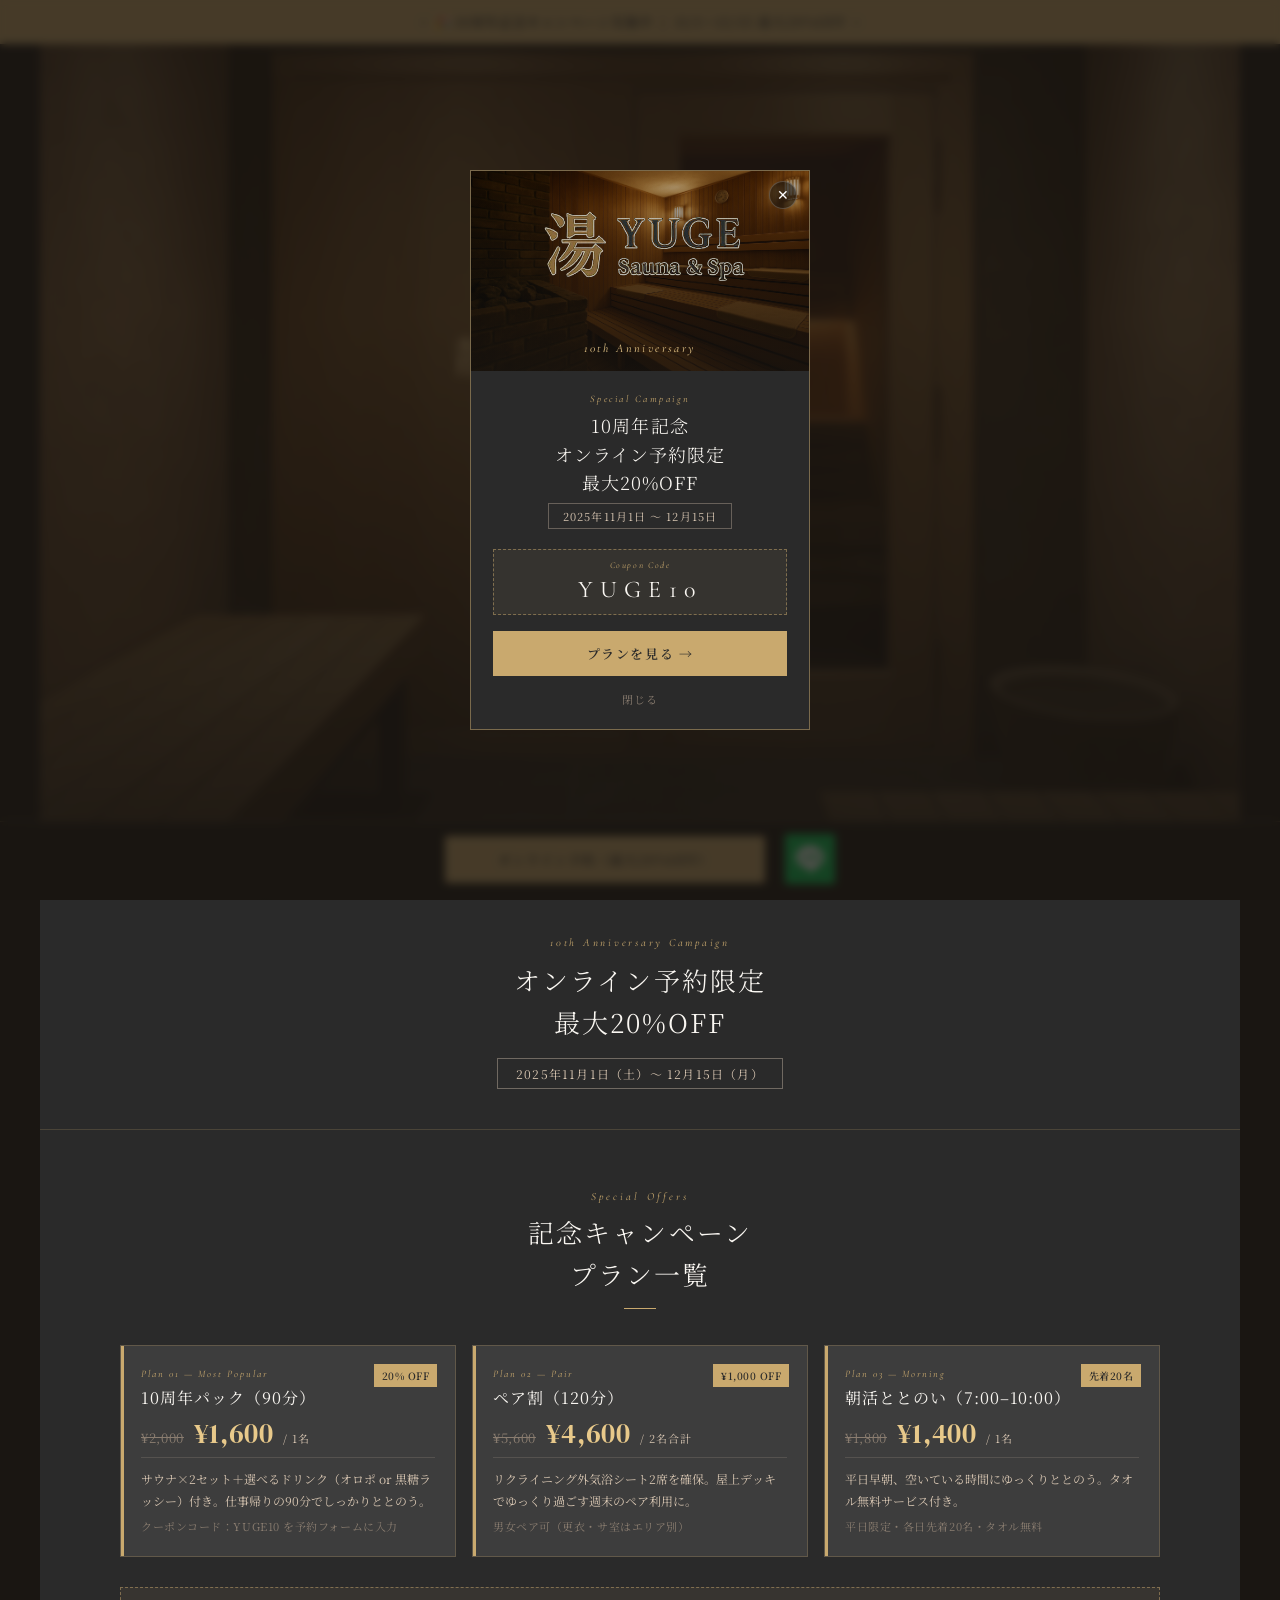
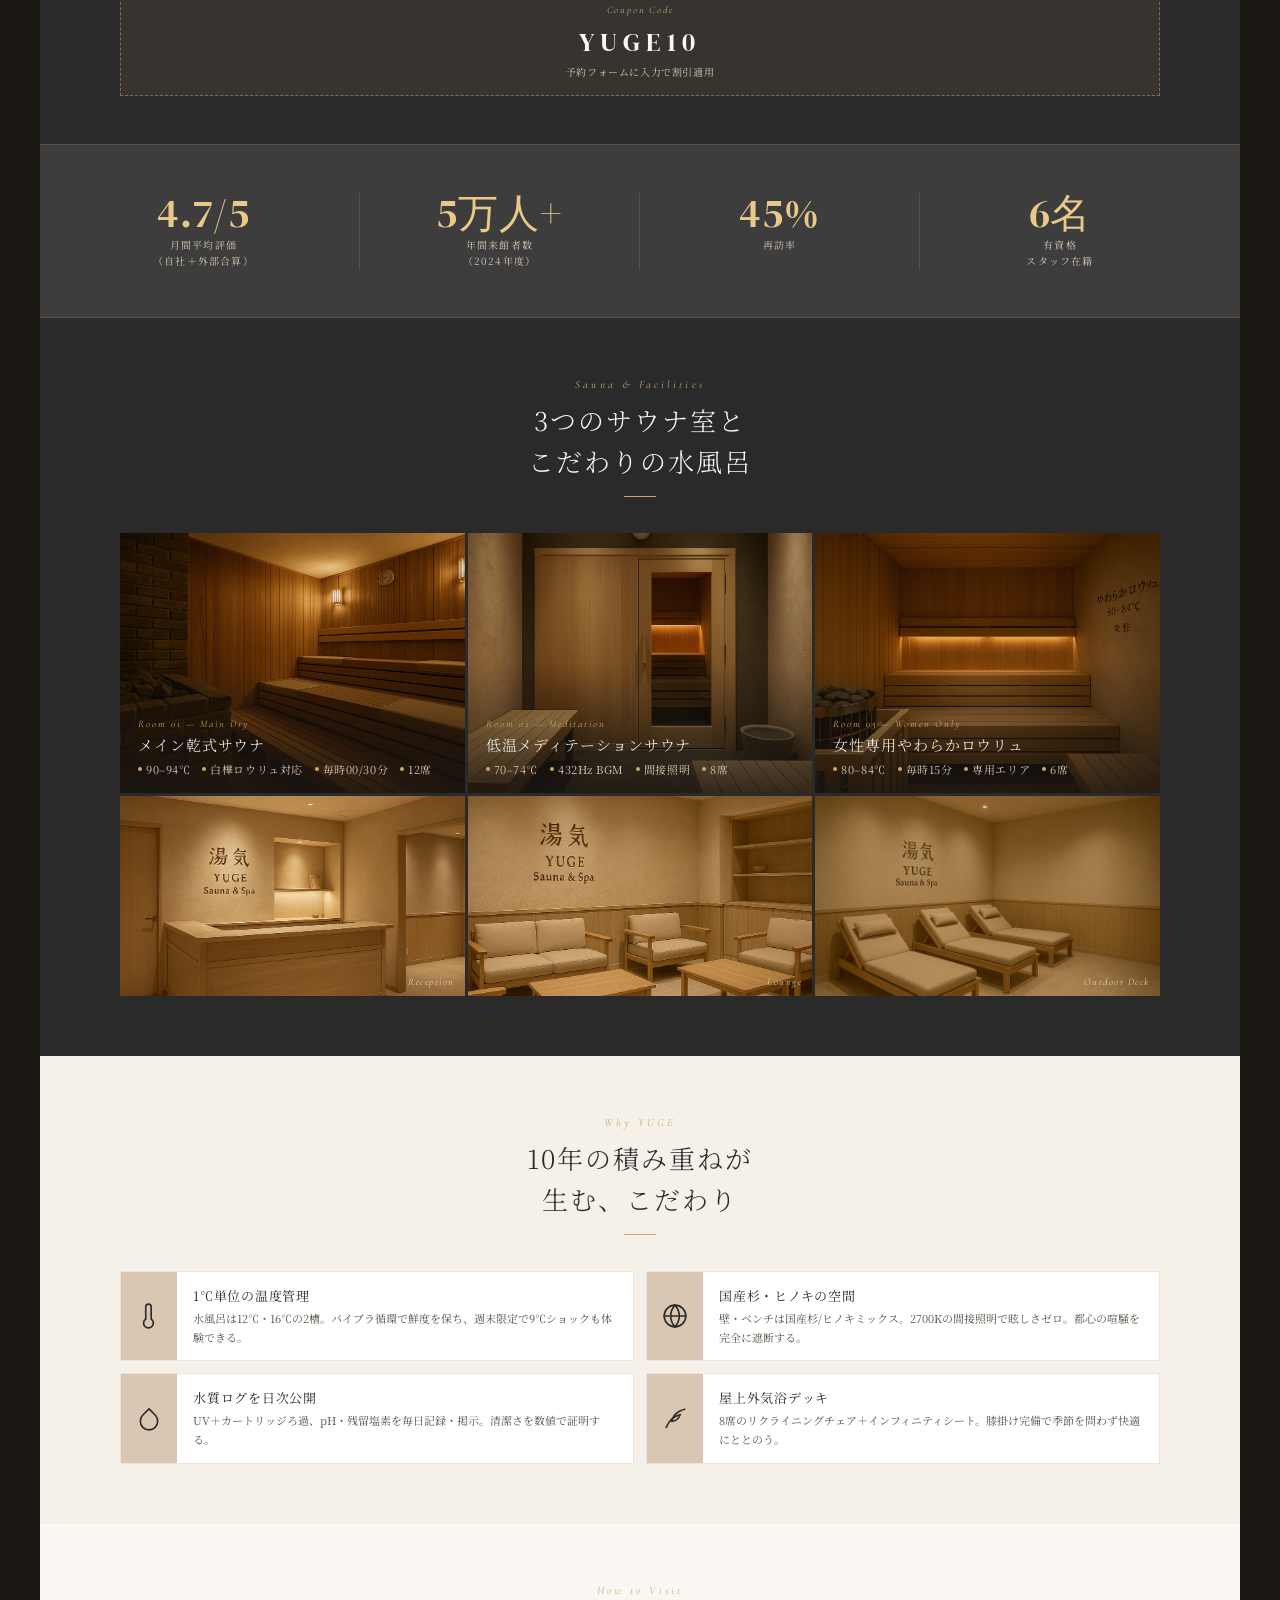
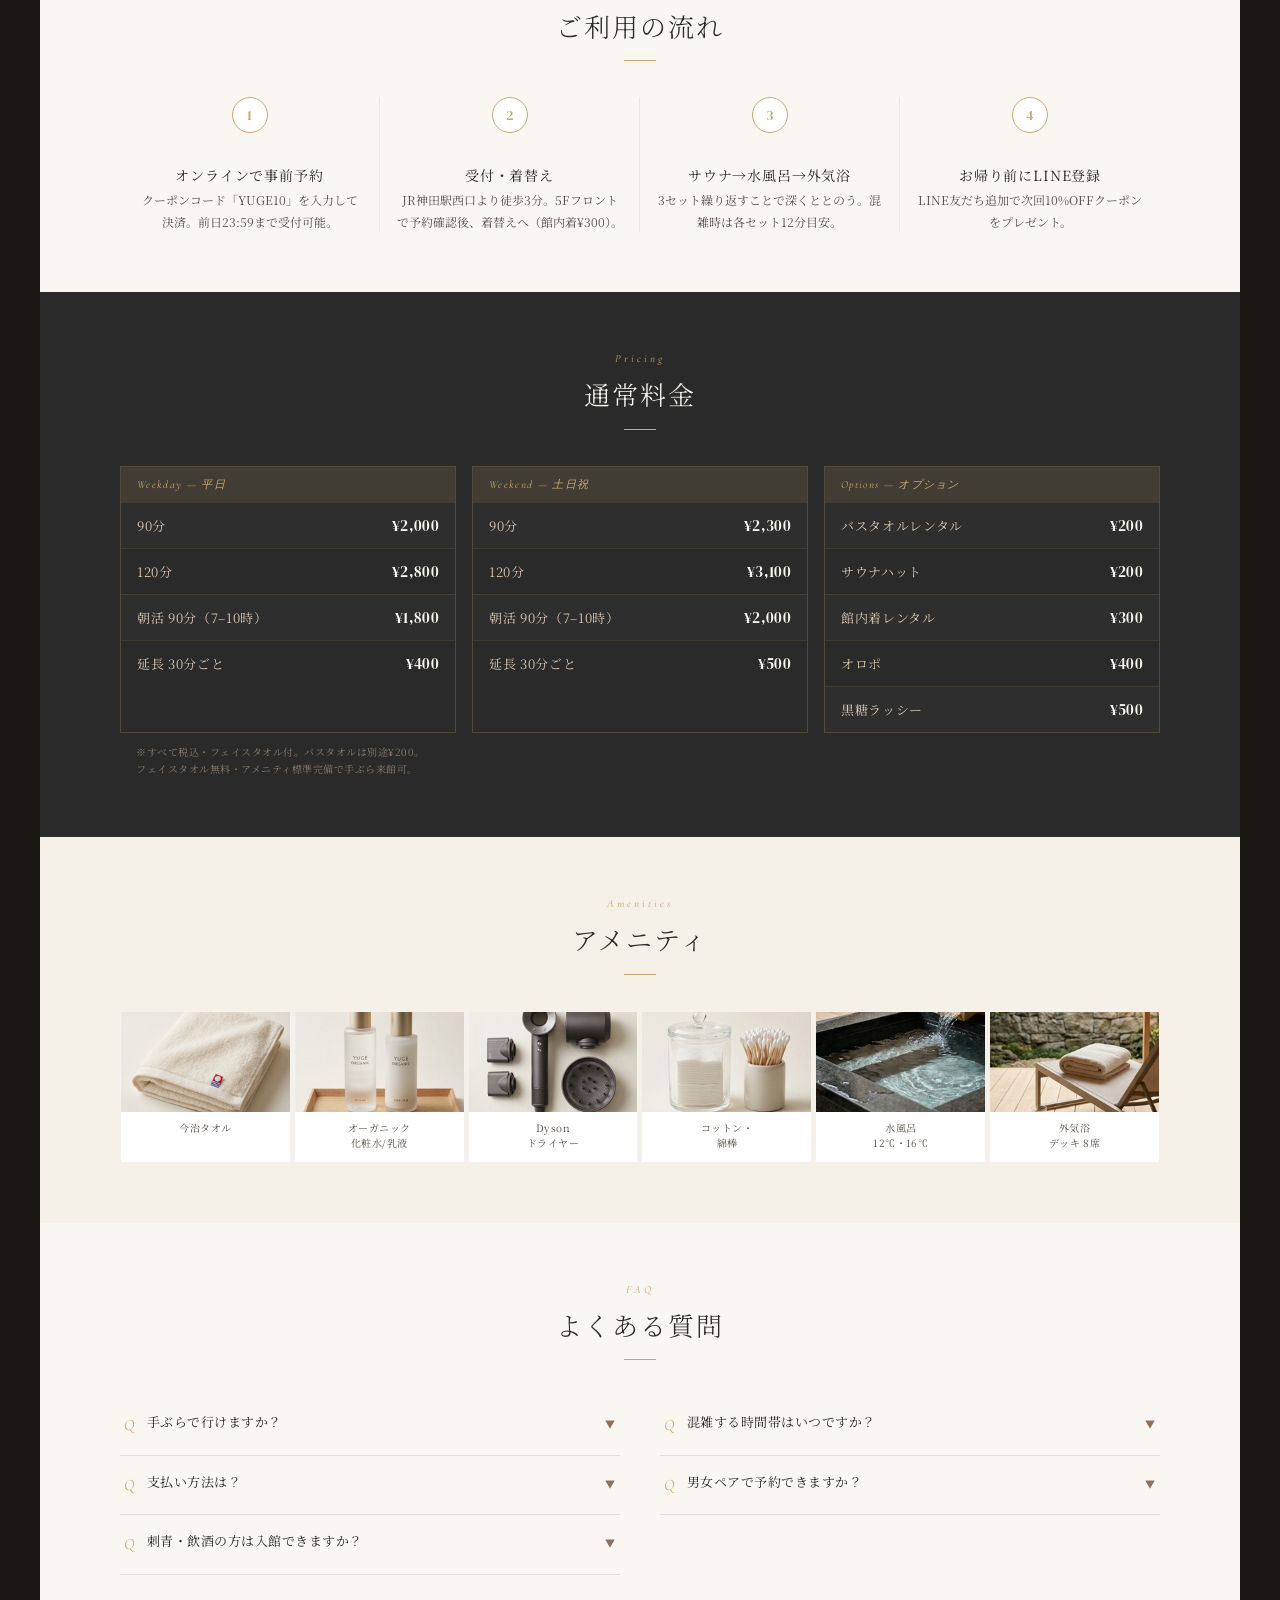
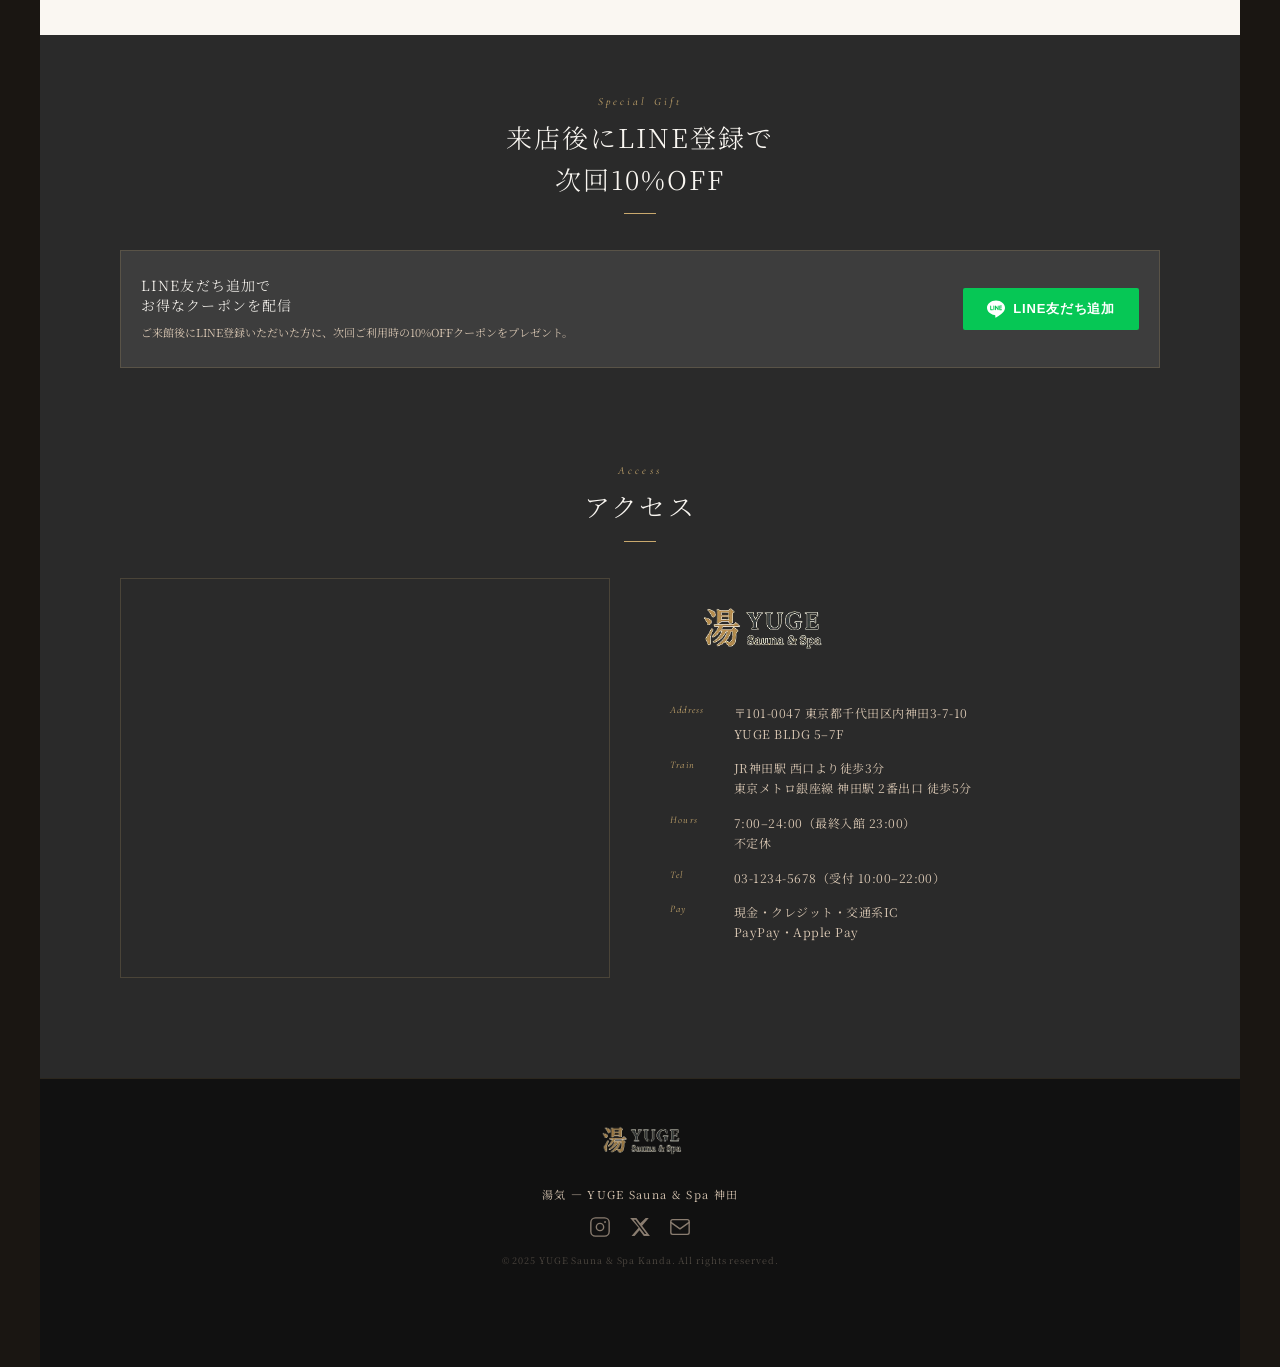
<file: index.html>
<!DOCTYPE html>
<html lang="ja">

<head>
<meta charset="UTF-8">
<!-- ② ビューポート修正 -->
<meta name="viewport" content="width=device-width, initial-scale=1.0">
<!-- ③ SEO -->
<title>湯気 YUGE Sauna &amp; Spa 神田｜都心の隠れ家サウナ・10周年記念キャンペーン開催中 最大20%OFF</title>
<meta name="description" content="東京・神田の本格サウナ「湯気 YUGE Sauna &amp; Spa」。90〜94℃乾式サウナ・12℃水風呂2槽・屋上外気浴デッキを完備。女性専用やわらかロウリュあり。開業10周年記念キャンペーン実施中、オンライン予約で最大20%OFF。JR神田駅西口より徒歩3分。">
<meta name="keywords" content="神田 サウナ,東京 サウナ,YUGE,湯気,サウナ 神田,水風呂,ロウリュ,外気浴,女性 サウナ,ととのう,サウナ 予約">
<link rel="canonical" href="https://yuge-sauna.jp/">
<!-- ② OGP -->
<meta property="og:type" content="website">
<meta property="og:title" content="湯気 YUGE Sauna &amp; Spa 神田｜10周年記念キャンペーン 最大20%OFF">
<meta property="og:description" content="東京・神田の本格サウナ。90〜94℃乾式・12℃水風呂・屋上外気浴。10周年記念キャンペーン開催中、オンライン予約で最大20%OFF。JR神田駅西口3分。">
<meta property="og:url" content="https://yuge-sauna.jp/">
<meta property="og:image" content="https://yuge-sauna.jp/img/og-image.jpg">
<meta property="og:site_name" content="湯気 YUGE Sauna &amp; Spa 神田">
<meta property="og:locale" content="ja_JP">
<meta name="twitter:card" content="summary_large_image">
<meta name="twitter:title" content="湯気 YUGE Sauna &amp; Spa 神田｜10周年記念キャンペーン">
<meta name="twitter:description" content="東京・神田の本格サウナ。10周年記念キャンペーン実施中、最大20%OFF。">
<meta name="twitter:image" content="https://yuge-sauna.jp/img/og-image.jpg">
<!-- ① ファビコン -->
<link rel="icon" type="image/svg+xml" href="img/favicon.svg">
<link rel="icon" href="img/favicon.ico">
<link rel="apple-touch-icon" href="img/apple-touch-icon.png">
<link rel="icon" type="image/png" sizes="192x192" href="img/android-chrome-192x192.png">
<link rel="icon" type="image/png" sizes="512x512" href="img/android-chrome-512x512.png">
<!-- ④ Webフォント -->
<link rel="preconnect" href="https://fonts.googleapis.com">
<link href="https://fonts.googleapis.com/css2?family=Noto+Serif+JP:wght@300;400;600&family=Cormorant+Garamond:ital,wght@0,300;0,400;1,300&family=DM+Serif+Display&display=swap" rel="stylesheet">
<link rel="stylesheet" href="css/style.css">
</head>

<body>
<!-- ① POPUP CAMPAIGN OVERLAY -->
<div id="popup-overlay">
  <div id="popup-box">
    <button id="popup-x">✕</button>
    <div class="popup-img-wrap">
      <img src="img/sauna_inside.jpg" alt="YUGE 内観">
      <div class="popup-img-overlay">
        <img class="popup-img-logo" src="img/logo.png" alt="湯気 YUGE">
        <p class="popup-img-text">10th Anniversary</p>
      </div>
    </div>
    <div class="popup-body">
      <p class="popup-label">Special Campaign</p>
      <h2 class="popup-title">10周年記念<br>オンライン予約限定<br>最大20%OFF</h2>
      <p class="popup-period">2025年11月1日 〜 12月15日</p>
      <div class="popup-coupon">
        <p class="popup-coupon-label">Coupon Code</p>
        <p class="popup-coupon-code">YUGE10</p>
      </div>
     <button class="popup-btn">プランを見る →</button>
     <button class="popup-close" onclick="closePopup()">閉じる</button>
    </div>
  </div>
</div>

<!-- ② STICKY BANNER (TOP) -->
<div class="sticky-banner">
  <span class="sticky-banner-dot"></span>
  <span class="sticky-banner-text">🎉 10周年記念キャンペーン実施中 &nbsp;|&nbsp; 11/1〜12/15 最大20%OFF</span>
  <span class="sticky-banner-dot"></span>
</div>

<div class="body-wrap">

<!-- HERO -->
<section class="hero">
  <div class="hero-slides">
    <img class="hero-img active" src="img/hero.jpg" alt="湯気YUGE神田 サウナ室内観">
    <img class="hero-img" src="img/sauna_door.jpg" alt="低温メディテーションサウナ">
    <img class="hero-img" src="img/womens_sauna.jpg" alt="女性専用やわらかロウリュ">
  </div>
  <div class="hero-overlay"></div>
  <div class="hero-content">
    <p class="hero-catch">10th Anniversary</p>
    <h1 class="hero-headline">都会の片隅に、<br><em>静かな熱</em>がある。</h1>
    <p class="hero-sub">YUGE SAUNA &amp; SPA 神田 — 開業10周年</p>
    <img class="hero-logo" src="img/logo.png" alt="湯気 YUGE">
    <a class="hero-cta" href="#plans">記念プランを見る</a>
  </div>
</section>

<!-- CAMPAIGN BAND -->
<div class="campaign-band fade-up bg-dark" id="plans">
  <p class="band-label">10th Anniversary Campaign</p>
  <h2 class="band-title">オンライン予約限定<br>最大20%OFF</h2>
  <p class="band-period">2025年11月1日（土）〜 12月15日（月）</p>
</div>

<!-- PLANS -->
<section class="plans-section">
  <div class="sec-header bg-dark">
    <span class="sec-en">Special Offers</span>
    <h2 class="sec-ja-light">記念キャンペーン<br>プラン一覧</h2>
    <div class="sec-line"></div>
  </div>
  <div class="plans-inner">

    <div class="plan-card fade-up">
      <div class="plan-badge">20% OFF</div>
      <span class="plan-tag">Plan 01 — Most Popular</span>
      <h3 class="plan-name">10周年パック（90分）</h3>
      <div class="plan-price-row">
        <span class="plan-price-old">¥2,000</span>
        <span class="plan-price-new">¥1,600</span>
        <span class="plan-price-unit">/ 1名</span>
      </div>
      <p class="plan-desc">サウナ×2セット＋選べるドリンク（オロポ or 黒糖ラッシー）付き。仕事帰りの90分でしっかりととのう。</p>
      <p class="plan-detail">クーポンコード：YUGE10 を予約フォームに入力</p>
    </div>

    <div class="plan-card fade-up">
      <div class="plan-badge">¥1,000 OFF</div>
      <span class="plan-tag">Plan 02 — Pair</span>
      <h3 class="plan-name">ペア割（120分）</h3>
      <div class="plan-price-row">
        <span class="plan-price-old">¥5,600</span>
        <span class="plan-price-new">¥4,600</span>
        <span class="plan-price-unit">/ 2名合計</span>
      </div>
      <p class="plan-desc">リクライニング外気浴シート2席を確保。屋上デッキでゆっくり過ごす週末のペア利用に。</p>
      <p class="plan-detail">男女ペア可（更衣・サ室はエリア別）</p>
    </div>

    <div class="plan-card fade-up">
      <div class="plan-badge">先着20名</div>
      <span class="plan-tag">Plan 03 — Morning</span>
      <h3 class="plan-name">朝活ととのい（7:00–10:00）</h3>
      <div class="plan-price-row">
        <span class="plan-price-old">¥1,800</span>
        <span class="plan-price-new">¥1,400</span>
        <span class="plan-price-unit">/ 1名</span>
      </div>
      <p class="plan-desc">平日早朝、空いている時間にゆっくりととのう。タオル無料サービス付き。</p>
      <p class="plan-detail">平日限定・各日先着20名・タオル無料</p>
    </div>

    <div class="coupon-box fade-up">
      <p class="coupon-label">Coupon Code</p>
      <p class="coupon-code">YUGE10</p>
      <p class="coupon-note">予約フォームに入力で割引適用</p>
    </div>

  </div>
</section>

<!-- STATS -->
<div class="stats-section fade-up">
  <div class="stats-grid">
    <div class="stat-item">
      <p class="stat-num">4.7<span>/5</span></p>
      <p class="stat-label">月間平均評価<br>（自社＋外部合算）</p>
    </div>
    <div class="stat-item">
      <p class="stat-num">5<span>万人+</span></p>
      <p class="stat-label">年間来館者数<br>（2024年度）</p>
    </div>
    <div class="stat-item">
      <p class="stat-num">46<span>%</span></p>
      <p class="stat-label">再訪率</p>
    </div>
    <div class="stat-item">
      <p class="stat-num">6<span>名</span></p>
      <p class="stat-label">有資格<br>スタッフ在籍</p>
    </div>
  </div>
</div>

<!-- SAUNA ROOMS -->
<section class="rooms-section">
  <div class="sec-header bg-dark">
    <span class="sec-en">Sauna &amp; Facilities</span>
    <h2 class="sec-ja-light">3つのサウナ室と<br>こだわりの水風呂</h2>
    <div class="sec-line"></div>
  </div>
 <div class="rooms-grid">
  <div class="room-card fade-up">
    <img class="room-img" src="img/sauna_inside.jpg" alt="メインドライサウナ">
    <div class="room-overlay"></div>
    <div class="room-info">
      <p class="room-type">Room 01 — Main Dry</p>
      <h3 class="room-name">メイン乾式サウナ</h3>
      <div class="room-specs">
        <span class="room-spec">90–94℃</span>
        <span class="room-spec">白樺ロウリュ対応</span>
        <span class="room-spec">毎時00/30分</span>
        <span class="room-spec">12席</span>
      </div>
    </div>
  </div>

  <div class="room-card fade-up">
    <img class="room-img" src="img/sauna_door.jpg" alt="低温メディテーション">
    <div class="room-overlay"></div>
    <div class="room-info">
      <p class="room-type">Room 02 — Meditation</p>
      <h3 class="room-name">低温メディテーションサウナ</h3>
      <div class="room-specs">
        <span class="room-spec">70–74℃</span>
        <span class="room-spec">432Hz BGM</span>
        <span class="room-spec">間接照明</span>
        <span class="room-spec">8席</span>
      </div>
    </div>
  </div>
 
  <div class="room-card fade-up">
    <img class="room-img" src="img/womens_sauna.jpg" alt="女性専用サウナ">
    <div class="room-overlay"></div>
    <div class="room-info">
      <p class="room-type">Room 03 — Women Only</p>
      <h3 class="room-name">女性専用やわらかロウリュ</h3>
      <div class="room-specs">
        <span class="room-spec">80–84℃</span>
        <span class="room-spec">毎時15分</span>
        <span class="room-spec">専用エリア</span>
        <span class="room-spec">6席</span>
      </div>
    </div>
  </div>
 </div>

 <div class="photo-grid">
  <figure class="photo-grid-item">
    <img src="img/reception.jpg" alt="湯気YUGE神田 エントランス・受付">
    <figcaption>Reception</figcaption>
  </figure>
  <figure class="photo-grid-item">
    <img src="img/lounge.jpg" alt="湯気YUGE神田 休憩ラウンジ">
    <figcaption>Lounge</figcaption>
  </figure>
  <figure class="photo-grid-item">
    <img src="img/beds.jpg" alt="湯気YUGE神田 屋上外気浴デッキ">
    <figcaption>Outdoor Deck</figcaption>
  </figure>
 </div>
</section>

<!-- FEATURES -->
<section class="features-section">
  <div class="sec-header">
    <span class="sec-en">Why YUGE</span>
    <h2 class="sec-ja">10年の積み重ねが<br>生む、こだわり</h2>
    <div class="sec-line"></div>
  </div>
<div class="features-grid">
  <div class="feature-row fade-up">
    <div class="feature-icon">
     <svg width="26" height="26" viewBox="0 0 24 24" fill="none" stroke="#2A2A2A" stroke-width="1.5" stroke-linecap="round">
     <path d="M14 14.76V3.5a2.5 2.5 0 0 0-5 0v11.26a4.5 4.5 0 1 0 5 0z"/>
     </svg>
    </div>
    <div class="feature-body">
      <h4 class="feature-title">1℃単位の温度管理</h4>
      <p class="feature-desc">水風呂は12℃・16℃の2槽。バイブラ循環で鮮度を保ち、週末限定で9℃ショックも体験できる。</p>
    </div>
  </div>
  <div class="feature-row fade-up">
    <div class="feature-icon">
     <svg width="26" height="26" viewBox="0 0 24 24" fill="none" stroke="#2A2A2A" stroke-width="1.5" stroke-linecap="round">
     <path d="M12 2C6.48 2 2 6.48 2 12s4.48 10 10 10 10-4.48 10-10S17.52 2 12 2z"/>
     <path d="M2 12h20M12 2a15.3 15.3 0 0 1 4 10 15.3 15.3 0 0 1-4 10 15.3 15.3 0 0 1-4-10 15.3 15.3 0 0 1 4-10z"/>
     </svg>
    </div>
    <div class="feature-body">
      <h4 class="feature-title">国産杉・ヒノキの空間</h4>
      <p class="feature-desc">壁・ベンチは国産杉/ヒノキミックス。2700Kの間接照明で眩しさゼロ。都心の喧騒を完全に遮断する。</p>
    </div>
  </div>
  <div class="feature-row fade-up">
    <div class="feature-icon">
     <svg width="26" height="26" viewBox="0 0 24 24" fill="none" stroke="#2A2A2A" stroke-width="1.5" stroke-linecap="round">
     <path d="M12 2.69l5.66 5.66a8 8 0 1 1-11.31 0z"/>
     </svg>
    </div>
    <div class="feature-body">
      <h4 class="feature-title">水質ログを日次公開</h4>
      <p class="feature-desc">UV＋カートリッジろ過、pH・残留塩素を毎日記録・掲示。清潔さを数値で証明する。</p>
    </div>
  </div>
  <div class="feature-row fade-up">
    <div class="feature-icon">
     <svg width="26" height="26" viewBox="0 0 24 24" fill="none" stroke="#2A2A2A" stroke-width="1.5" stroke-linecap="round">
     <path d="M17 8C8 10 5.9 16.17 3.82 19.82"/>
     <path d="M21 3C21 3 11 5 9 14c2 0 5-1 7-4"/>
     </svg>
    </div>
    <div class="feature-body">
      <h4 class="feature-title">屋上外気浴デッキ</h4>
      <p class="feature-desc">8席のリクライニングチェア＋インフィニティシート。膝掛け完備で季節を問わず快適にととのう。</p>
    </div>
  </div>
</div>
</section>

<!-- FLOW -->
<section class="flow-section">
  <div class="sec-header">
    <span class="sec-en">How to Visit</span>
    <h2 class="sec-ja">ご利用の流れ</h2>
    <div class="sec-line"></div>
  </div>
  <div class="flow-list">
    <div class="flow-item fade-up">
      <div class="flow-num">1</div>
      <div class="flow-body">
        <h4 class="flow-title">オンラインで事前予約</h4>
        <p class="flow-desc">クーポンコード「YUGE10」を入力して決済。前日23:59まで受付可能。</p>
      </div>
    </div>
    <div class="flow-item fade-up">
      <div class="flow-num">2</div>
      <div class="flow-body">
        <h4 class="flow-title">受付・着替え</h4>
        <p class="flow-desc">JR神田駅西口より徒歩3分。5Fフロントで予約確認後、着替えへ（館内着¥300）。</p>
      </div>
    </div>
    <div class="flow-item fade-up">
      <div class="flow-num">3</div>
      <div class="flow-body">
        <h4 class="flow-title">サウナ→水風呂→外気浴</h4>
        <p class="flow-desc">3セット繰り返すことで深くととのう。混雑時は各セット12分目安。</p>
      </div>
    </div>
    <div class="flow-item fade-up">
      <div class="flow-num">4</div>
      <div class="flow-body">
        <h4 class="flow-title">お帰り前にLINE登録</h4>
        <p class="flow-desc">LINE友だち追加で次回10%OFFクーポンをプレゼント。</p>
      </div>
    </div>
  </div>
</section>

<!-- PRICE -->
<section class="price-section">
  <div class="sec-header bg-dark">
    <span class="sec-en">Pricing</span>
    <h2 class="sec-ja-light">通常料金</h2>
    <div class="sec-line"></div>
  </div>
<div class="price-tables-wrap">
  <div class="price-table fade-up">
    <div class="price-table-header">Weekday — 平日</div>
    <div class="price-row"><span class="price-item-name">90分</span><span class="price-item-val">¥2,000</span></div>
    <div class="price-row"><span class="price-item-name">120分</span><span class="price-item-val">¥2,800</span></div>
    <div class="price-row"><span class="price-item-name">朝活 90分（7–10時）</span><span class="price-item-val">¥1,800</span></div>
    <div class="price-row"><span class="price-item-name">延長 30分ごと</span><span class="price-item-val">¥400</span></div>
  </div>
  <div class="price-table fade-up">
    <div class="price-table-header">Weekend — 土日祝</div>
    <div class="price-row"><span class="price-item-name">90分</span><span class="price-item-val">¥2,300</span></div>
    <div class="price-row"><span class="price-item-name">120分</span><span class="price-item-val">¥3,100</span></div>
    <div class="price-row"><span class="price-item-name">朝活 90分（7–10時）</span><span class="price-item-val">¥2,000</span></div>
    <div class="price-row"><span class="price-item-name">延長 30分ごと</span><span class="price-item-val">¥500</span></div>
  </div>
  <div class="price-table fade-up">
    <div class="price-table-header">Options — オプション</div>
    <div class="price-row"><span class="price-item-name">バスタオルレンタル</span><span class="price-item-val">¥200</span></div>
    <div class="price-row"><span class="price-item-name">サウナハット</span><span class="price-item-val">¥200</span></div>
    <div class="price-row"><span class="price-item-name">館内着レンタル</span><span class="price-item-val">¥300</span></div>
    <div class="price-row"><span class="price-item-name">オロポ</span><span class="price-item-val">¥400</span></div>
    <div class="price-row"><span class="price-item-name">黒糖ラッシー</span><span class="price-item-val">¥500</span></div>
 </div>
</div>
  <p class="price-note">※すべて税込・フェイスタオル付。バスタオルは別途¥200。<br>フェイスタオル無料・アメニティ標準完備で手ぶら来館可。</p>
</section>

<!-- AMENITY -->
<section class="amenity-section">
  <div class="sec-header">
    <span class="sec-en">Amenities</span>
    <h2 class="sec-ja">アメニティ</h2>
    <div class="sec-line"></div>
  </div>
  <div class="amenity-grid fade-up">
    <div class="amenity-item">
      <img class="amenity-img" src="img/amenity_towel.png" alt="今治タオル">
      <p class="amenity-name">今治タオル</p>
    </div>
    <div class="amenity-item">
      <img class="amenity-img" src="img/amenity_lotion.png" alt="化粧水/乳液">
      <p class="amenity-name">オーガニック<br>化粧水/乳液</p>
    </div>
    <div class="amenity-item">
      <img class="amenity-img" src="img/amenity_dryer.png" alt="Dysonドライヤー">
      <p class="amenity-name">Dyson<br>ドライヤー</p>
    </div>
    <div class="amenity-item">
      <img class="amenity-img" src="img/amenity_cotton.png" alt="コットン・綿棒">
      <p class="amenity-name">コットン・<br>綿棒</p>
    </div>
    <div class="amenity-item">
      <img class="amenity-img" src="img/amenity_cold_bath.png" alt="水風呂">
      <p class="amenity-name">水風呂<br>12℃・16℃</p>
    </div>
    <div class="amenity-item">
      <img class="amenity-img" src="img/amenity_outdoor.png" alt="外気浴デッキ">
      <p class="amenity-name">外気浴<br>デッキ 8席</p>
    </div>
  </div>
</section>

<!-- FAQ -->
<section class="faq-section">
  <div class="sec-header">
    <span class="sec-en">FAQ</span>
    <h2 class="sec-ja">よくある質問</h2>
    <div class="sec-line"></div>
  </div>
  <div class="faq-list">
    <div class="faq-item">
      <div class="faq-q"><span class="faq-q-mark">Q</span><span>手ぶらで行けますか？</span><span class="faq-chevron">▼</span></div>
      <div class="faq-a">フェイスタオル無料、バスタオル¥200、アメニティ完備なのでOKです。</div>
    </div>
    <div class="faq-item">
      <div class="faq-q"><span class="faq-q-mark">Q</span><span>混雑する時間帯はいつですか？</span><span class="faq-chevron">▼</span></div>
      <div class="faq-a">平日19〜21時がピークです。朝活（7〜10時）が最も快適です。</div>
    </div>
    <div class="faq-item">
      <div class="faq-q"><span class="faq-q-mark">Q</span><span>支払い方法は？</span><span class="faq-chevron">▼</span></div>
      <div class="faq-a">現金・各種クレジットカード・交通系IC・PayPay・Apple Payに対応しています。</div>
    </div>
    <div class="faq-item">
      <div class="faq-q"><span class="faq-q-mark">Q</span><span>男女ペアで予約できますか？</span><span class="faq-chevron">▼</span></div>
      <div class="faq-a">ペア予約は可能です。更衣室・サウナ室はエリア別になっています。</div>
    </div>
    <div class="faq-item">
      <div class="faq-q"><span class="faq-q-mark">Q</span><span>刺青・飲酒の方は入館できますか？</span><span class="faq-chevron">▼</span></div>
      <div class="faq-a">刺青・泥酔状態の方のご入館はお断りしております。</div>
    </div>
  </div>
</section>

<!-- LINE CTA -->
<section class="bg-dark line-cta-section">
  <div class="sec-header bg-dark">
    <span class="sec-en">Special Gift</span>
    <h2 class="sec-ja-light">来店後にLINE登録で<br>次回10%OFF</h2>
    <div class="sec-line"></div>
  </div>
  <div class="line-cta fade-up">
   <div class="line-cta-text">
    <h3 class="line-title">LINE友だち追加で<br>お得なクーポンを配信</h3>
    <p class="line-desc">ご来館後にLINE登録いただいた方に、次回ご利用時の10%OFFクーポンをプレゼント。</p>
   </div>
    <button class="line-btn">
      <svg viewBox="0 0 24 24" width="18" height="18" fill="white"><path d="M19.365 9.863c.349 0 .63.285.63.631 0 .345-.281.63-.63.63H17.61v1.125h1.755c.349 0 .63.283.63.63 0 .344-.281.629-.63.629h-2.386c-.345 0-.627-.285-.627-.629V8.108c0-.345.282-.63.627-.63h2.386c.349 0 .63.285.63.63 0 .349-.281.63-.63.63H17.61v1.125h1.755zm-3.855 3.016c0 .27-.174.51-.432.596-.064.021-.133.031-.199.031-.211 0-.391-.09-.51-.25l-2.443-3.317v2.94c0 .344-.279.629-.631.629-.346 0-.626-.285-.626-.629V8.108c0-.27.173-.51.43-.595.06-.023.136-.033.194-.033.195 0 .375.104.495.254l2.462 3.33V8.108c0-.345.282-.63.63-.63.345 0 .63.285.63.63v4.771zm-5.741 0c0 .344-.282.629-.631.629-.345 0-.627-.285-.627-.629V8.108c0-.345.282-.63.627-.63.349 0 .631.285.631.63v4.771zm-2.466.629H4.917c-.345 0-.63-.285-.63-.629V8.108c0-.345.285-.63.63-.63.348 0 .63.285.63.63v4.141h1.756c.348 0 .629.283.629.63 0 .344-.281.629-.629.629M24 10.314C24 4.943 18.615.572 12 .572S0 4.943 0 10.314c0 4.811 4.27 8.842 10.035 9.608.391.082.923.258 1.058.59.12.301.079.766.038 1.08l-.164 1.02c-.045.301-.24 1.186 1.049.645 1.291-.539 6.916-4.07 9.436-6.975C23.176 14.393 24 12.458 24 10.314"/></svg>
      LINE友だち追加
    </button>
  </div>
</section>

<!-- ACCESS -->
<section class="access-section">
  <div class="sec-header bg-dark">
    <span class="sec-en">Access</span>
    <h2 class="sec-ja-light">アクセス</h2>
    <div class="sec-line"></div>
  </div>

  <!-- SP: ロゴ（PC時は非表示） -->
  <div class="badge-wrap badge-wrap--sp">
    <img src="img/logo.png" alt="湯気 YUGE Sauna &amp; Spa">
  </div>

  <div class="access-inner">
    <!-- 左：地図 -->
    <div class="access-map fade-up">
      <iframe
        src="https://www.google.com/maps/embed?pb=!1m18!1m12!1m3!1d3240.0!2d139.7731!3d35.6918!2m3!1f0!2f0!3f0!3m2!1i1024!2i768!4f13.1!3m3!1m2!1s0x60188c09d8f9fcbb%3A0x1!2z5YyX5Luj6KW_3-S4iuelnuWbnuODk-ODqyDnpZ7nlLDnkIblm70z!5e0!3m2!1sja!2sjp!4v1700000000000"
        width="100%" height="100%" 
        allowfullscreen="" loading="lazy"
        referrerpolicy="no-referrer-when-downgrade"
        title="湯気 YUGE Sauna &amp; Spa 神田 アクセスマップ">
      </iframe>
    </div>

    <!-- 右：情報 -->
    <div class="access-detail">
      <!-- PC時のみロゴ表示 -->
      <div class="badge-wrap badge-wrap--pc">
        <img src="img/logo.png" alt="湯気 YUGE Sauna &amp; Spa">
      </div>
      <div class="access-info">
        <div class="access-row">
          <span class="access-label">Address</span>
          <span class="access-val">〒101-0047 東京都千代田区内神田3-7-10<br>YUGE BLDG 5–7F</span>
        </div>
        <div class="access-row">
          <span class="access-label">Train</span>
          <span class="access-val">JR神田駅 西口より徒歩3分<br>東京メトロ銀座線 神田駅 2番出口 徒歩5分</span>
        </div>
        <div class="access-row">
          <span class="access-label">Hours</span>
          <span class="access-val">
           <time>7:00–24:00</time>（最終入館 <time>23:00</time>）<br>不定休
          </span>
        </div>
        <div class="access-row">
          <span class="access-label">Tel</span>
          <span class="access-val">03-1234-5678（受付 10:00–22:00）</span>
        </div>
        <div class="access-row">
          <span class="access-label">Pay</span>
          <span class="access-val">現金・クレジット・交通系IC<br>PayPay・Apple Pay</span>
        </div>
      </div>
    </div>
  </div>
</section>

<!-- FOOTER -->
<footer>
  <img class="footer-logo" src="img/logo.png" alt="湯気 YUGE">
  <p class="footer-name">湯気 — YUGE Sauna &amp; Spa 神田</p>
<div class="footer-links">
  <a href="#" aria-label="Instagram">
    <svg width="22" height="22" viewBox="0 0 24 24" fill="none" stroke="currentColor" stroke-width="1.5" stroke-linecap="round" stroke-linejoin="round">
      <rect x="2" y="2" width="20" height="20" rx="5"/><circle cx="12" cy="12" r="4"/><circle cx="17.5" cy="6.5" r="1" fill="currentColor" stroke="none"/>
    </svg>
  </a>
  <a href="#" aria-label="X (Twitter)">
    <svg width="22" height="22" viewBox="0 0 24 24" fill="currentColor">
      <path d="M18.244 2.25h3.308l-7.227 8.26 8.502 11.24H16.17l-4.714-6.231-5.401 6.231H2.744l7.73-8.835L1.254 2.25H8.08l4.253 5.622 5.912-5.622zm-1.161 17.52h1.833L7.084 4.126H5.117z"/>
    </svg>
  </a>
  <a href="mailto:reservation@yuge-sauna.jp" aria-label="メール">
    <svg width="22" height="22" viewBox="0 0 24 24" fill="none" stroke="currentColor" stroke-width="1.5" stroke-linecap="round" stroke-linejoin="round">
      <rect x="2" y="4" width="20" height="16" rx="2"/><path d="M2 7l10 7 10-7"/>
    </svg>
  </a>
</div>
  <p class="footer-copy">© 2025 YUGE Sauna &amp; Spa Kanda. All rights reserved.</p>
</footer>

</div><!-- /body-wrap -->

<!-- STICKY NAV (BOTTOM) -->
<nav class="sticky-nav">
  <a href="reservation.html" class="btn-reserve">オンライン予約（最大20%OFF）</a>
  <button class="btn-line">
    <svg viewBox="0 0 24 24" fill="white"><path d="M19.365 9.863c.349 0 .63.285.63.631 0 .345-.281.63-.63.63H17.61v1.125h1.755c.349 0 .63.283.63.63 0 .344-.281.629-.63.629h-2.386c-.345 0-.627-.285-.627-.629V8.108c0-.345.282-.63.627-.63h2.386c.349 0 .63.285.63.63 0 .349-.281.63-.63.63H17.61v1.125h1.755zm-3.855 3.016c0 .27-.174.51-.432.596-.064.021-.133.031-.199.031-.211 0-.391-.09-.51-.25l-2.443-3.317v2.94c0 .344-.279.629-.631.629-.346 0-.626-.285-.626-.629V8.108c0-.27.173-.51.43-.595.06-.023.136-.033.194-.033.195 0 .375.104.495.254l2.462 3.33V8.108c0-.345.282-.63.63-.63.345 0 .63.285.63.63v4.771zm-5.741 0c0 .344-.282.629-.631.629-.345 0-.627-.285-.627-.629V8.108c0-.345.282-.63.627-.63.349 0 .631.285.631.63v4.771zm-2.466.629H4.917c-.345 0-.63-.285-.63-.629V8.108c0-.345.285-.63.63-.63.348 0 .63.285.63.63v4.141h1.756c.348 0 .629.283.629.63 0 .344-.281.629-.629.629M24 10.314C24 4.943 18.615.572 12 .572S0 4.943 0 10.314c0 4.811 4.27 8.842 10.035 9.608.391.082.923.258 1.058.59.12.301.079.766.038 1.08l-.164 1.02c-.045.301-.24 1.186 1.049.645 1.291-.539 6.916-4.07 9.436-6.975C23.176 14.393 24 12.458 24 10.314"/></svg>
  </button>
</nav>

<!-- JS は最後に読み込む -->
<script src="js/main.js"></script>
</body>
</html>
</file>
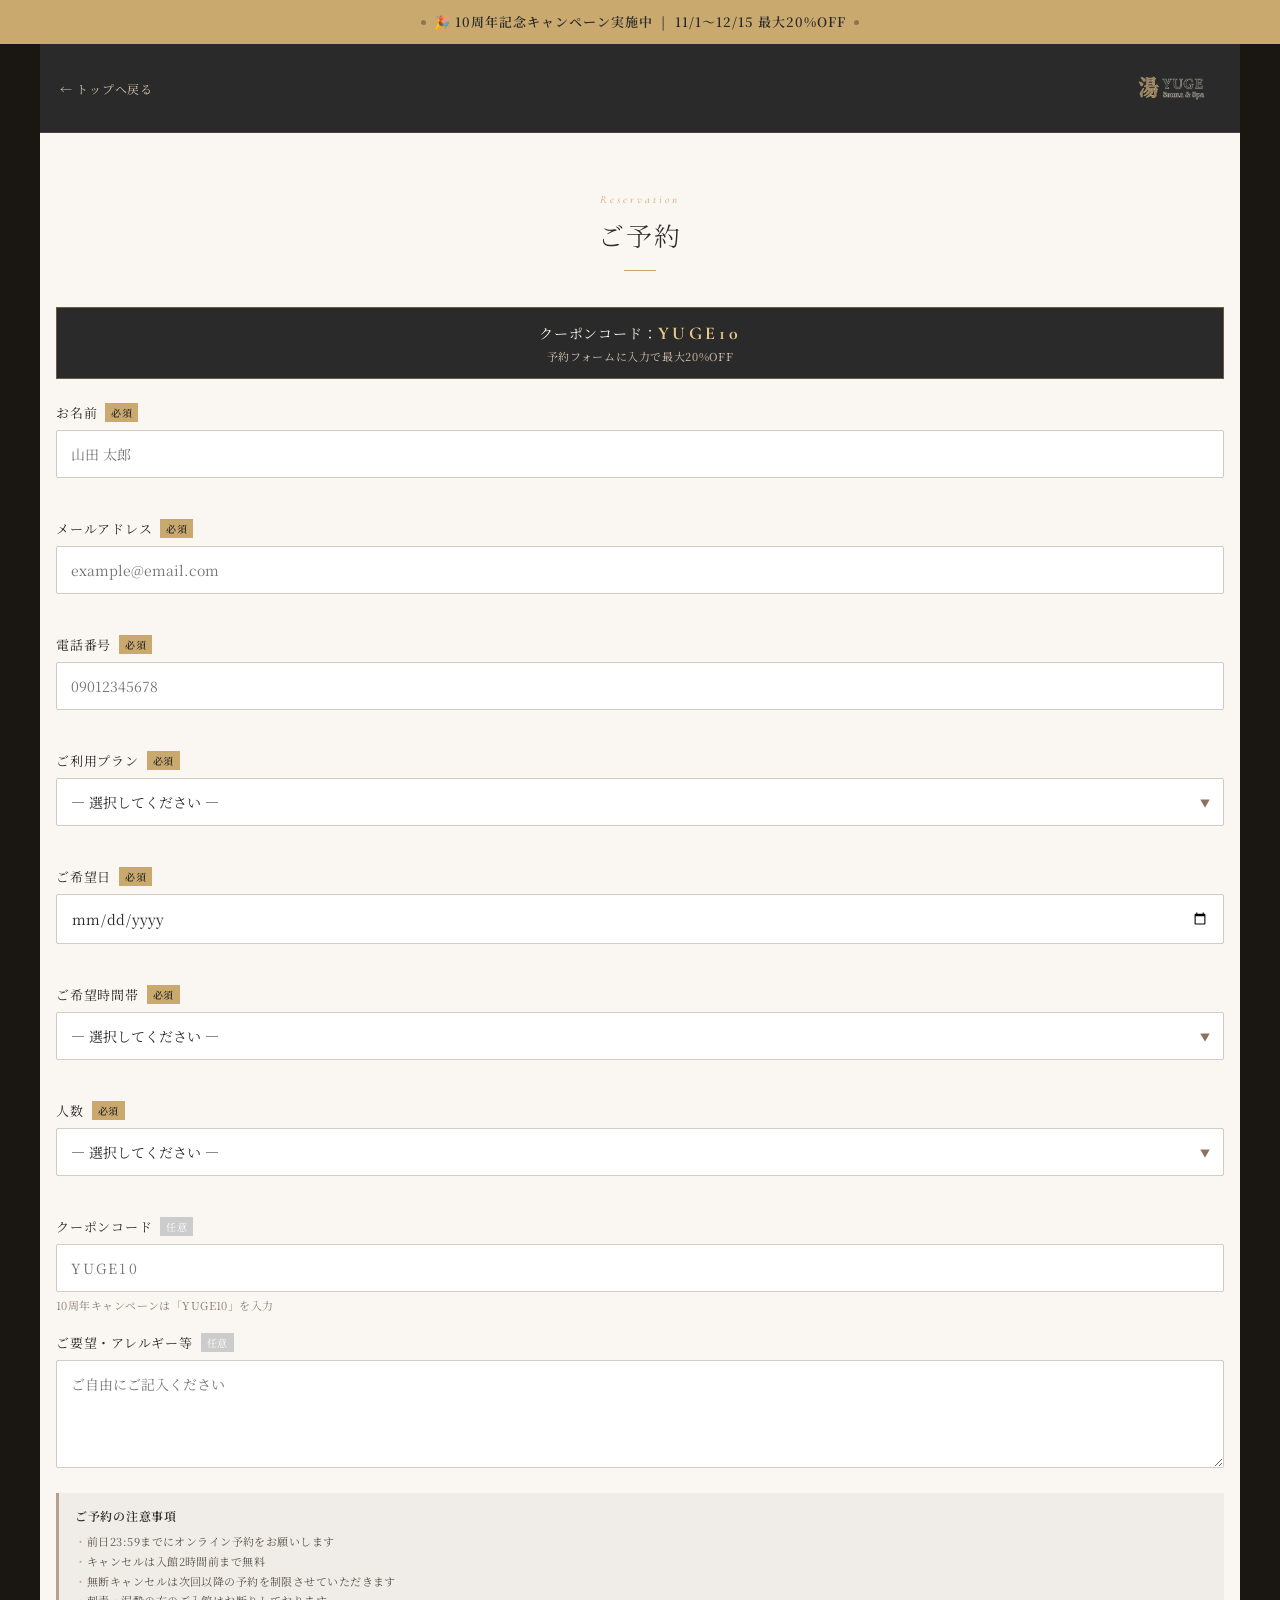
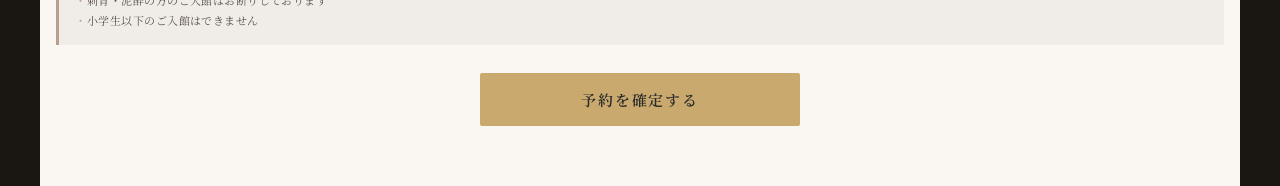
<file: reservation.html>
<!DOCTYPE html>
<html lang="ja">
<head>
<meta charset="UTF-8">
<meta name="viewport" content="width=device-width, initial-scale=1.0">
<title>ご予約｜湯気 YUGE Sauna &amp; Spa 神田</title>
<meta name="description" content="湯気 YUGE Sauna &amp; Spa 神田のオンライン予約ページ。10周年記念キャンペーン実施中。クーポンコード「YUGE10」入力で最大20%OFF。">
<link rel="canonical" href="https://yuge-sauna.jp/reservation.html">
<meta property="og:type" content="website">
<meta property="og:title" content="ご予約｜湯気 YUGE Sauna &amp; Spa 神田">
<meta property="og:description" content="湯気 YUGE Sauna &amp; Spa 神田のオンライン予約。10周年記念キャンペーン最大20%OFF実施中。">
<meta property="og:url" content="https://yuge-sauna.jp/reservation.html">
<meta property="og:image" content="https://yuge-sauna.jp/img/og-image.jpg">
<link rel="icon" type="image/svg+xml" href="img/favicon.svg">
<link rel="icon" href="img/favicon.ico">
<link rel="apple-touch-icon" href="img/apple-touch-icon.png">
<link rel="preconnect" href="https://fonts.googleapis.com">
<link href="https://fonts.googleapis.com/css2?family=Noto+Serif+JP:wght@300;400;600&family=Cormorant+Garamond:ital,wght@0,300;0,400;1,300&family=DM+Serif+Display&display=swap" rel="stylesheet">
<link rel="stylesheet" href="css/style.css">
<link rel="stylesheet" href="css/reservation.css">
</head>
<body>

<!-- STICKY BANNER -->
<div class="sticky-banner">
  <span class="sticky-banner-dot"></span>
  <span class="sticky-banner-text">🎉 10周年記念キャンペーン実施中 &nbsp;|&nbsp; 11/1〜12/15 最大20%OFF</span>
  <span class="sticky-banner-dot"></span>
</div>

<div class="body-wrap">

  <!-- ヘッダー -->
  <header class="rv-header">
    <a href="index.html" class="rv-back">← トップへ戻る</a>
    <img src="img/logo.png" alt="湯気 YUGE" class="rv-logo">
  </header>

  <main class="rv-main">
    <div class="sec-header">
      <span class="sec-en">Reservation</span>
      <h1 class="sec-ja">ご予約</h1>
      <div class="sec-line"></div>
    </div>

    <!-- キャンペーン帯 -->
    <div class="rv-campaign">
      <p class="rv-campaign-code">クーポンコード：<strong>YUGE10</strong></p>
      <p class="rv-campaign-note">予約フォームに入力で最大20%OFF</p>
    </div>

    <!-- フォーム -->
    <form id="rv-form" novalidate>

      <!-- お名前 -->
      <div class="rv-field">
        <label class="rv-label" for="name">
          お名前 <span class="rv-required">必須</span>
        </label>
        <input
          class="rv-input"
          type="text"
          id="name"
          name="name"
          placeholder="山田 太郎"
          autocomplete="name"
        >
        <p class="rv-error" id="err-name"></p>
      </div>

      <!-- メールアドレス -->
      <div class="rv-field">
        <label class="rv-label" for="email">
          メールアドレス <span class="rv-required">必須</span>
        </label>
        <input
          class="rv-input"
          type="email"
          id="email"
          name="email"
          placeholder="example@email.com"
          autocomplete="email"
        >
        <p class="rv-error" id="err-email"></p>
      </div>

      <!-- 電話番号 -->
      <div class="rv-field">
        <label class="rv-label" for="tel">
          電話番号 <span class="rv-required">必須</span>
        </label>
        <input
          class="rv-input"
          type="tel"
          id="tel"
          name="tel"
          placeholder="09012345678"
          autocomplete="tel"
        >
        <p class="rv-error" id="err-tel"></p>
      </div>

      <!-- プラン選択 -->
      <div class="rv-field">
        <label class="rv-label" for="plan">
          ご利用プラン <span class="rv-required">必須</span>
        </label>
        <div class="rv-select-wrap">
          <select class="rv-select" id="plan" name="plan">
            <option value="">— 選択してください —</option>
            <option value="10周年パック（90分）¥1,600">🎉 10周年パック（90分）¥1,600 ← 20%OFF</option>
            <option value="ペア割（120分）¥4,600">👥 ペア割（120分）¥4,600 ← ¥1,000OFF</option>
            <option value="朝活ととのい（90分）¥1,400">🌅 朝活ととのい（90分）¥1,400 ← 先着20名</option>
            <option value="平日90分 ¥2,000">平日 90分 ¥2,000</option>
            <option value="平日120分 ¥2,800">平日 120分 ¥2,800</option>
            <option value="土日祝90分 ¥2,300">土日祝 90分 ¥2,300</option>
            <option value="土日祝120分 ¥3,100">土日祝 120分 ¥3,100</option>
          </select>
        </div>
        <p class="rv-error" id="err-plan"></p>
      </div>

      <!-- 希望日 -->
      <div class="rv-field">
        <label class="rv-label" for="date">
          ご希望日 <span class="rv-required">必須</span>
        </label>
        <input
          class="rv-input"
          type="date"
          id="date"
          name="date"
        >
        <p class="rv-error" id="err-date"></p>
      </div>

      <!-- 希望時間帯 -->
      <div class="rv-field">
        <label class="rv-label" for="time">
          ご希望時間帯 <span class="rv-required">必須</span>
        </label>
        <div class="rv-select-wrap">
          <select class="rv-select" id="time" name="time">
            <option value="">— 選択してください —</option>
            <option value="07:00〜10:00（朝活）">07:00〜10:00（朝活）</option>
            <option value="10:00〜13:00">10:00〜13:00</option>
            <option value="13:00〜16:00">13:00〜16:00</option>
            <option value="16:00〜19:00">16:00〜19:00</option>
            <option value="19:00〜22:00">19:00〜22:00</option>
            <option value="22:00〜24:00">22:00〜24:00</option>
          </select>
        </div>
        <p class="rv-error" id="err-time"></p>
      </div>

      <!-- 人数 -->
      <div class="rv-field">
        <label class="rv-label" for="guests">
          人数 <span class="rv-required">必須</span>
        </label>
        <div class="rv-select-wrap">
          <select class="rv-select" id="guests" name="guests">
            <option value="">— 選択してください —</option>
            <option value="1">1名</option>
            <option value="2">2名</option>
            <option value="3">3名</option>
            <option value="4">4名以上（要お問い合わせ）</option>
          </select>
        </div>
        <p class="rv-error" id="err-guests"></p>
      </div>

      <!-- クーポンコード -->
      <div class="rv-field">
        <label class="rv-label" for="coupon">
          クーポンコード <span class="rv-optional">任意</span>
        </label>
        <input
          class="rv-input rv-input--coupon"
          type="text"
          id="coupon"
          name="coupon"
          placeholder="YUGE10"
          maxlength="20"
        >
        <p class="rv-hint">10周年キャンペーンは「YUGE10」を入力</p>
      </div>

      <!-- ご要望 -->
      <div class="rv-field">
        <label class="rv-label" for="message">
          ご要望・アレルギー等 <span class="rv-optional">任意</span>
        </label>
        <textarea
          class="rv-textarea"
          id="message"
          name="message"
          placeholder="ご自由にご記入ください"
          rows="4"
        ></textarea>
      </div>

      <!-- 注意事項 -->
      <div class="rv-notes">
        <p class="rv-notes-title">ご予約の注意事項</p>
        <ul class="rv-notes-list">
          <li>前日23:59までにオンライン予約をお願いします</li>
          <li>キャンセルは入館2時間前まで無料</li>
          <li>無断キャンセルは次回以降の予約を制限させていただきます</li>
          <li>刺青・泥酔の方のご入館はお断りしております</li>
          <li>小学生以下のご入館はできません</li>
        </ul>
      </div>

      <!-- 送信ボタン -->
      <button class="rv-submit" type="submit" id="rv-submit">
        予約を確定する
      </button>

    </form>

    <!-- 送信完了メッセージ（初期非表示） -->
    <div class="rv-success" id="rv-success">
      <div class="rv-success-icon">✓</div>
      <h2 class="rv-success-title">ご予約を受け付けました</h2>
      <p class="rv-success-text">
        ご登録のメールアドレスに確認メールをお送りしました。<br>
        確認後、改めてご連絡いたします。
      </p>
      <a href="index.html" class="rv-success-btn">トップへ戻る</a>
    </div>

  </main>

</div>

<script src="js/reservation.js"></script>
</body>
</html>
</file>
<file: css/style.css>
/* =========================================
   YUGE Sauna & Spa 神田 — LP Styles
   ========================================= */

:root {
  /* 数字専用フォント */
  --font-number: 'DM Serif Display', serif;
  --wood: #D9C7B3;
  --wood-dark: #B8A090;
  --wood-deep: #8C7060;
  --charcoal: #2A2A2A;
  --charcoal-mid: #3D3D3D;
  --charcoal-light: #555;
  --cream: #F5F0E8;
  --cream-mid: #EDE5D8;
  --gold: #C9A96E;
  --gold-light: #E8C98A;
  --off-white: #FAF7F2;
  --text-primary: #1E1A16;
  --text-secondary: #5A5048;
  --text-muted: #8A7D70;
  --font-serif: 'Noto Serif JP', serif;
  --font-latin: 'Cormorant Garamond', serif;
  --sp-width: 100%;
  --banner-h: 44px;
}

* { margin: 0; padding: 0; box-sizing: border-box; }
html { font-size: 16px; scroll-behavior: smooth;}

body {
  font-family: var(--font-serif);
  background: var(--charcoal);
  color: var(--text-primary);
  max-width: var(--sp-width);
  margin: 0 auto;
  overflow-x: hidden;
}

/* ===== POPUP ===== */
#popup-overlay {
  position: fixed;
  inset: 0;
  background: rgba(26,22,18,0.75);
  z-index: 9000;
  display: flex;
  align-items: center;
  justify-content: center;
  padding: 24px;
  backdrop-filter: blur(4px);
  animation: fadeIn 0.4s ease;
  cursor: pointer;
}
@keyframes fadeIn { from { opacity: 0; } to { opacity: 1; } }

#popup-box {
  background: var(--charcoal);
  border: 1px solid rgba(201,169,110,0.5);
  width: 100%;
  max-width: 340px;
  position: relative;
  overflow: hidden;
  cursor: default;
}
.popup-img-wrap {
  position: relative;
  height: 200px;
  overflow: hidden;
}
.popup-img-wrap img {
  width: 100%; height: 100%;
  object-fit: cover;
  display: block;
  filter: brightness(0.75);
}
.popup-img-overlay {
  position: absolute;
  inset: 0;
  background: linear-gradient(to bottom, rgba(26,22,18,0.1) 0%, rgba(26,22,18,0.7) 100%);
  display: flex;
  flex-direction: column;
  align-items: center;
  justify-content: flex-end;
  padding: 16px;
  text-align: center;
}
.popup-img-logo {
  width: 160px;
  opacity: 1;
  margin-bottom: 10px;
}
.popup-img-text {
  font-family: var(--font-latin);
  font-size: 12px;
  font-style: italic;
  color: var(--gold-light);
  letter-spacing: 0.2em;
}
.popup-body {
  padding: 22px 22px 18px;
  text-align: center;
}
.popup-label {
  font-family: var(--font-latin);
  font-size: 10px;
  letter-spacing: 0.25em;
  color: var(--gold);
  font-style: italic;
  margin-bottom: 6px;
}
.popup-title {
  font-size: 18px;
  font-weight: 300;
  color: var(--off-white);
  line-height: 1.6;
  letter-spacing: 0.06em;
  margin-bottom: 6px;
}
.popup-period {
  font-size: 11px;
  color: var(--wood);
  letter-spacing: 0.1em;
  margin-bottom: 6px;
  display: inline-block;
  border: 1px solid rgba(217,199,179,0.35);
  padding: 4px 14px;
}
.popup-coupon {
  margin: 14px 0 16px;
  border: 1px dashed rgba(201,169,110,0.5);
  padding: 10px;
  background: rgba(201,169,110,0.07);
}
.popup-coupon-label {
  font-size: 9px;
  color: var(--gold);
  letter-spacing: 0.18em;
  font-family: var(--font-latin);
  font-style: italic;
  margin-bottom: 4px;
}
.popup-coupon-code {
  font-family: var(--font-latin);
  font-size: 24px;
  color: var(--off-white);
  letter-spacing: 0.3em;
}
.popup-btn {
  display: block;
  width: 100%;
  background: var(--gold);
  color: var(--charcoal);
  border: none;
  padding: 13px 0;
  font-family: var(--font-serif);
  font-size: 13px;
  font-weight: 600;
  letter-spacing: 0.12em;
  cursor: pointer;
  margin-bottom: 10px;
  transition: background 0.2s;
}
.popup-btn:hover { background: var(--gold-light); }
.popup-close {
  background: none;
  border: none;
  color: var(--text-muted);
  font-size: 11px;
  letter-spacing: 0.1em;
  cursor: pointer;
  width: 100%;
  padding: 4px 0;
  font-family: var(--font-serif);
}
.popup-close:hover { color: var(--wood); }
#popup-x {
  position: absolute;
  top: 10px; right: 12px;
  background: rgba(26,22,18,0.6);
  border: 1px solid rgba(255,255,255,0.2);
  color: white;
  width: 28px; height: 28px;
  border-radius: 50%;
  font-size: 14px;
  cursor: pointer;
  display: flex;
  align-items: center;
  justify-content: center;
  line-height: 1;
  z-index: 10;
  transition: background 0.2s;
}
#popup-x:hover { background: rgba(201,169,110,0.4); }

/* ===== STICKY BANNER (TOP) ===== */
.sticky-banner {
  position: fixed;
  top: 0;
  left: 50%;
  transform: translateX(-50%);
  width: var(--sp-width);
  max-width: 100vw;
  height: var(--banner-h);
  background: var(--gold);
  z-index: 500;
  display: flex;
  align-items: center;
  justify-content: center;
  gap: 8px;
}
.sticky-banner-text {
  font-size: 11px;
  font-weight: 600;
  color: var(--charcoal);
  letter-spacing: 0.08em;
  text-align: center;
  line-height: 1.4;
}
.sticky-banner-dot {
  width: 5px; height: 5px;
  background: var(--charcoal);
  border-radius: 50%;
  opacity: 0.4;
  flex-shrink: 0;
}

/* ===== BODY OFFSET ===== */
.body-wrap { margin-top: var(--banner-h); }

/* ===== STICKY NAV (BOTTOM) ===== */
.sticky-nav {
  position: fixed;
  bottom: 0;
  left: 50%;
  transform: translateX(-50%);
  width: var(--sp-width);
  max-width: 100vw;
  z-index: 200;
  background: rgba(26,22,18,0.96);
  backdrop-filter: blur(12px);
  border-top: 1px solid rgba(201,169,110,0.3);
  padding: 12px 16px 20px;
  display: flex;
  gap: 10px;
  align-items: center;
}
.btn-reserve {
  flex: 1;
  background: var(--gold);
  color: var(--charcoal);
  border: none;
  padding: 14px 0;
  font-family: var(--font-serif);
  font-size: 13px;
  font-weight: 600;
  letter-spacing: 0.08em;
  cursor: pointer;
  border-radius: 2px;
  transition: background 0.2s;

  display: block;
  text-align: center;
  text-decoration: none;
}
.btn-reserve:hover { background: var(--gold-light); }
.btn-line {
  width: 50px; height: 50px;
  background: #06C755;
  border: none;
  border-radius: 2px;
  display: flex;
  align-items: center;
  justify-content: center;
  cursor: pointer;
  flex-shrink: 0;
}
.btn-line svg { width: 28px; height: 28px; }

/* ===== HERO ===== */
.hero {
  position: relative;
  height: 100svh;
  min-height: 600px;
  overflow: hidden;
}

.hero-img {
  width: 100%;
  height: 100%;
  object-fit: cover;
  object-position: center;
  display: block;
}

.hero-slides {
  position: absolute;
  inset: 0;
  z-index: 0;
}
.hero-slides .hero-img {
  opacity: 0;
  transition: opacity 1.5s ease;
  position: absolute;
}
.hero-slides .hero-img.active {
  opacity: 1;
}
.hero-overlay { z-index: 1; }
.hero-content { z-index: 2; }

.hero-overlay {
  position: absolute; inset: 0;
  z-index: 1; /* ← 追加 */
  background: linear-gradient(to bottom,
    rgba(26,22,18,0.55) 0%,
    rgba(26,22,18,0.3) 35%,
    rgba(26,22,18,0.55) 70%,
    rgba(26,22,18,0.88) 100%);
}
.hero-content {
  position: absolute;
  inset: 0;
  display: flex;
  flex-direction: column;
  align-items: center;
  justify-content: center;
  padding: 60px 24px 80px;
  text-align: center;
  z-index: 2; /* ← 追加 */
}

.hero-catch {
  font-family: var(--font-latin);
  font-size: 11px;
  font-weight: 300;
  font-style: italic;
  color: var(--gold);
  letter-spacing: 0.28em;
  margin-bottom: 6px;
}
.hero-headline {
  font-size: 24px;
  font-weight: 300;
  color: var(--off-white);
  line-height: 1.55;
  letter-spacing: 0.06em;
  margin-bottom: 6px;
}
.hero-headline em {
  font-style: normal;
  color: var(--gold-light);
}
.hero-sub {
  font-size: 10px;
  color: rgba(245,240,232,0.55);
  letter-spacing: 0.12em;
  margin-bottom: 18px;
}
.hero-logo {
  width: 160px;
  display: block;
  opacity: 1;
  margin-bottom: 20px;
}
.hero-cta {
  display: inline-block;
  border: 1px solid var(--gold);
  color: var(--gold-light);
  font-size: 11px;
  letter-spacing: 0.18em;
  padding: 10px 26px;
  font-family: var(--font-latin);
  font-weight: 300;
  cursor: pointer;
  text-decoration: none;
  transition: background 0.25s, color 0.25s;
}
.hero-cta:hover { background: var(--gold); color: var(--charcoal); }

/* HERO アニメーション */
.hero-catch  { animation: heroFadeIn 0.8s ease 0.3s both; }
.hero-headline { animation: heroFadeIn 0.8s ease 0.6s both; }
.hero-sub    { animation: heroFadeIn 0.8s ease 0.9s both; }
.hero-logo   { animation: heroFadeIn 0.8s ease 1.1s both; }
.hero-cta    { animation: heroFadeIn 0.8s ease 1.3s both; }

@keyframes heroFadeIn {
  from { opacity: 0; transform: translateY(20px); }
  to   { opacity: 1; transform: translateY(0); }
}

/* ===== SECTION HELPERS ===== */
.sec-header { padding: 44px 24px 28px; text-align: center; }
.sec-en {
  font-family: var(--font-latin);
  font-size: 11px;
  letter-spacing: 0.28em;
  color: var(--gold);
  font-style: italic;
  margin-bottom: 8px;
  display: block;
}
.sec-ja { font-size: 20px; font-weight: 300; color: var(--charcoal); letter-spacing: 0.08em; line-height: 1.6; }
.sec-ja-light { font-size: 20px; font-weight: 300; color: var(--off-white); letter-spacing: 0.08em; line-height: 1.6; }
.sec-line { width: 32px; height: 1px; background: var(--gold); margin: 14px auto 0; }

/* ===== CAMPAIGN BAND ===== */
.campaign-band {
  background: var(--charcoal);
  padding: 36px 24px 40px;
  text-align: center;
  border-bottom: 1px solid rgba(201,169,110,0.2);
}
.band-label { font-family: var(--font-latin); font-size: 11px; letter-spacing: 0.25em; color: var(--gold); margin-bottom: 10px; font-style: italic; }
.band-title { font-size: 20px; font-weight: 300; color: var(--off-white); letter-spacing: 0.08em; line-height: 1.6; margin-bottom: 8px; }
.band-period { font-size: 12px; color: var(--wood); letter-spacing: 0.1em; padding: 6px 18px; border: 1px solid rgba(217,199,179,0.4); display: inline-block; margin-top: 8px; }

/* ===== PLAN CARDS ===== */
.plans-section { background: var(--charcoal); padding: 0 0 48px; }
.plans-inner { padding: 0 16px; }
.plan-card {
  background: var(--charcoal-mid);
  border: 1px solid rgba(201,169,110,0.25);
  margin-bottom: 14px;
  padding: 22px 20px;
  position: relative;
  overflow: hidden;
}
.plan-card::before {
  content: ''; position: absolute; top: 0; left: 0;
  width: 3px; height: 100%; background: var(--gold);
}
.plan-tag { font-family: var(--font-latin); font-size: 10px; letter-spacing: 0.2em; color: var(--gold); font-style: italic; margin-bottom: 6px; display: block; }
.plan-name { font-size: 16px; font-weight: 400; color: var(--off-white); letter-spacing: 0.06em; margin-bottom: 10px; }
.plan-price-row { display: flex; align-items: baseline; gap: 10px; margin-bottom: 10px; }
.plan-price-old { font-size: 13px; color: var(--text-muted); text-decoration: line-through; letter-spacing: 0.05em; }
.plan-price-new { font-family: var(--font-number); font-size: 28px; font-weight: 300; color: var(--gold-light); letter-spacing: 0.02em; line-height: 1; }
.plan-price-unit { font-size: 11px; color: var(--wood); letter-spacing: 0.08em; }
.plan-badge { position: absolute; top: 18px; right: 18px; background: var(--gold); color: var(--charcoal); font-size: 10px; font-weight: 600; padding: 4px 8px; letter-spacing: 0.05em; }
.plan-desc { font-size: 12px; color: var(--wood); line-height: 1.8; border-top: 1px solid rgba(217,199,179,0.15); padding-top: 10px; margin-top: 4px; }
.plan-detail { font-size: 11px; color: var(--text-muted); margin-top: 6px; letter-spacing: 0.05em; }

/* ===== COUPON ===== */
.coupon-box {
  margin: 0 0 14px;
  background: rgba(201,169,110,0.08);
  border: 1px dashed rgba(201,169,110,0.5);
  padding: 16px 18px;
  text-align: center;
}
.coupon-label { font-size: 10px; color: var(--gold); letter-spacing: 0.18em; font-style: italic; font-family: var(--font-latin); margin-bottom: 8px; }
.coupon-code { font-family: var(--font-number); font-size: 26px; color: var(--off-white); letter-spacing: 0.25em; font-weight: 300; }
.coupon-note { font-size: 10px; color: var(--wood); margin-top: 4px; letter-spacing: 0.06em; }

/* ===== STATS ===== */
.stats-section {
  background: var(--charcoal-mid);
  padding: 36px 24px;
  border-top: 1px solid rgba(201,169,110,0.2);
  border-bottom: 1px solid rgba(201,169,110,0.2);
}
.stats-grid { display: grid; grid-template-columns: 1fr 1fr; gap: 24px; }
.stat-item { text-align: center; }
.stat-num { font-family: var(--font-number); font-size: 32px; font-weight: 300; color: var(--gold-light); letter-spacing: 0.02em; line-height: 1; margin-bottom: 4px; }
.stat-num span { font-size: 16px; }
.stat-label { font-size: 10px; color: var(--wood); letter-spacing: 0.12em; line-height: 1.6; }

/* ===== ROOMS ===== */
.rooms-section { background: var(--charcoal); padding-bottom: 48px; }
.room-card { margin: 0 16px 16px; position: relative; overflow: hidden; }
.room-img { width: 100%; height: 200px; object-fit: cover; display: block; }
.room-overlay { position: absolute; inset: 0; background: linear-gradient(to top, rgba(26,22,18,0.85) 0%, rgba(26,22,18,0.1) 50%); }
.room-info { position: absolute; bottom: 0; left: 0; right: 0; padding: 16px 18px; }
.room-type { font-family: var(--font-latin); font-size: 10px; letter-spacing: 0.2em; color: var(--gold); font-style: italic; margin-bottom: 4px; }
.room-name { font-size: 15px; color: var(--off-white); font-weight: 300; letter-spacing: 0.06em; margin-bottom: 6px; }
.room-specs { display: flex; gap: 12px; flex-wrap: wrap; }
.room-spec { font-size: 11px; color: var(--wood); letter-spacing: 0.05em; display: flex; align-items: center; gap: 4px; }
.room-spec::before { content: ''; display: inline-block; width: 4px; height: 4px; border-radius: 50%; background: var(--gold); flex-shrink: 0; }

/* ===== PHOTO GRID ===== */
.photo-grid { display: grid; grid-template-columns: 1fr 1fr; gap: 3px; margin: 16px 16px 0; }
.photo-grid img { width: 100%; height: 150px; object-fit: cover; display: block; }
.photo-grid img:first-child { grid-column: 1/-1; height: 200px; }

.photo-grid-item { position: relative; overflow: hidden; }
.photo-grid-item img { width: 100%; height: 100%; object-fit: cover; display: block; }
.photo-grid-item figcaption {
  position: absolute;
  bottom: 8px; right: 10px;
  font-family: var(--font-latin);
  font-size: 10px;
  font-style: italic;
  color: rgba(255,255,255,0.7);
  letter-spacing: 0.15em;
}

/* ===== FEATURES ===== */
.features-section { background: var(--cream); padding-bottom: 48px; }
.feature-row {
  display: flex; gap: 0;
  margin: 0 16px 12px;
  border: 1px solid rgba(138,125,112,0.2);
  background: white;
}
.feature-icon { width: 56px; flex-shrink: 0; background: var(--wood); display: flex; align-items: center; justify-content: center;}
.feature-body { padding: 14px 16px; flex: 1; }
.feature-title { font-size: 13px; font-weight: 400; color: var(--charcoal); letter-spacing: 0.06em; margin-bottom: 4px; }
.feature-desc { font-size: 11px; color: var(--text-secondary); line-height: 1.7; }

/* ===== FLOW ===== */
.flow-section { background: var(--off-white); padding-bottom: 48px; }
/* PCの時だけ横に並べる設定（一例です） */
@media (min-width: 768px) {
    .flow-list {
        display: flex;        /* 横に並べる魔法の言葉 */
        justify-content: space-between; /* 均等に並べる */
    }
}
.flow-item { display: flex; gap: 16px; position: relative; }
.flow-item::after {
  content: ''; position: absolute;
  left: 18px; top: 40px; bottom: -14px;
  width: 1px; background: rgba(201,169,110,0.4);
}
.flow-item:last-child::after { display: none; }
.flow-num {
  width: 36px; height: 36px;
  border: 1px solid var(--gold); border-radius: 50%;
  display: flex; align-items: center; justify-content: center;
  flex-shrink: 0;
  font-family: var(--font-number); font-size: 14px; color: var(--gold); font-weight: 300;
  background: white; position: relative; z-index: 1;
}
.flow-body { padding: 6px 0 28px; }
.flow-title { font-size: 14px; font-weight: 400; color: var(--charcoal); letter-spacing: 0.06em; margin-bottom: 4px; }
.flow-desc { font-size: 11px; color: var(--text-secondary); line-height: 1.8; }

/* ===== PRICE ===== */
.price-section { background: var(--charcoal); padding-bottom: 48px; }
.price-table { margin: 0 16px; border: 1px solid rgba(201,169,110,0.25); overflow: hidden; }
.price-table + .price-table { margin-top: 12px; }
.price-table-header { background: rgba(201,169,110,0.15); padding: 10px 16px; font-size: 11px; color: var(--gold); letter-spacing: 0.12em; font-style: italic; font-family: var(--font-latin); }
.price-row { display: flex; justify-content: space-between; align-items: center; padding: 12px 16px; border-top: 1px solid rgba(201,169,110,0.12); }
.price-row:nth-child(even) { background: rgba(255,255,255,0.02); }
.price-item-name { font-size: 13px; color: var(--wood); letter-spacing: 0.05em; }
.price-item-val { font-family: var(--font-number); font-size: 15px; color: var(--off-white); letter-spacing: 0.02em; }
.price-note { font-size: 10px; color: var(--text-muted); margin: 10px 16px 0; letter-spacing: 0.05em; line-height: 1.7; }

/* ===== AMENITY ===== */
.amenity-section { background: var(--cream); padding-bottom: 48px; }
.amenity-grid { display: grid; grid-template-columns: 1fr 1fr 1fr; gap: 3px; padding: 0 16px; }
.amenity-item { background: white; display: flex; flex-direction: column; align-items: center; padding: 0 0 12px; overflow: hidden; border: 1px solid rgba(138,125,112,0.1); }
.amenity-img { width: 100%; height: 86px; object-fit: cover; display: block; margin-bottom: 8px; }
.amenity-name { font-size: 10px; color: var(--text-secondary); letter-spacing: 0.04em; line-height: 1.5; text-align: center; padding: 0 4px; }

/* ===== FAQ ===== */
.faq-section { background: var(--off-white); padding-bottom: 48px; }
.faq-list { padding: 0 16px; }
.faq-item { border-bottom: 1px solid rgba(138,125,112,0.2); overflow: hidden; }
.faq-q { display: flex; gap: 12px; align-items: flex-start; padding: 16px 4px; cursor: pointer; font-size: 13px; color: var(--charcoal); letter-spacing: 0.04em; line-height: 1.6; }
.faq-q:hover { color: var(--text-secondary); }
.faq-q-mark { font-family: var(--font-latin); font-size: 16px; color: var(--gold); font-style: italic; flex-shrink: 0; margin-top: 1px; }
.faq-chevron { margin-left: auto; font-size: 10px; color: var(--wood-deep); transition: transform 0.3s; flex-shrink: 0; margin-top: 4px; }
.faq-item.open .faq-chevron { transform: rotate(180deg); }
.faq-a { display: none; padding: 0 4px 16px 28px; font-size: 12px; color: var(--text-secondary); line-height: 1.9; }
.faq-item.open .faq-a { display: block; }

/* ===== LINE CTA ===== */
.line-cta { background: var(--charcoal-mid); margin: 0 16px 16px; padding: 24px 20px; border: 1px solid rgba(201,169,110,0.2); text-align: center; }
.line-title { font-size: 14px; color: var(--off-white); letter-spacing: 0.08em; font-weight: 300; margin-bottom: 6px; }
.line-desc { font-size: 11px; color: var(--wood); line-height: 1.8; margin-bottom: 16px; }
.line-btn { display: inline-flex; align-items: center; gap: 8px; background: #06C755; color: white; padding: 12px 24px; font-size: 13px; font-weight: 600; letter-spacing: 0.06em; border: none; cursor: pointer; border-radius: 2px; }
.line-cta-section {padding-bottom: 20px;}

/* ===== ACCESS ===== */
.access-section { background: var(--charcoal); padding-bottom: 80px; }
.access-inner { padding: 0 16px; }
.access-map {
  height: 260px;
  margin-bottom: 0;
  border: 1px solid rgba(201,169,110,0.2);
  overflow: hidden;
}
.access-map iframe { width: 100%; height: 100%; display: block; border: 0;}
.access-detail { padding: 0; }
.badge-wrap { display: flex; justify-content: center; margin: 24px 0 16px; }
.badge-wrap img { width: 160px; opacity: 1; }
.badge-wrap--pc { display: none; }
.badge-wrap--sp { display: flex; justify-content: center; margin: 0 0 20px; }
.badge-wrap--sp img { width: 160px; }
.access-info { padding: 40px 24px 0; }
.access-row { display: flex; gap: 12px; margin-bottom: 14px; align-items: flex-start; }
.access-label { font-size: 10px; letter-spacing: 0.12em; color: var(--gold); font-style: italic; font-family: var(--font-latin); min-width: 52px; padding-top: 1px; flex-shrink: 0; }
.access-val { font-size: 12px; color: var(--wood); line-height: 1.7; letter-spacing: 0.04em; }

/* ===== FOOTER ===== */
footer { background: #111; padding: 28px 24px 100px; text-align: center; border-top: 1px solid rgba(201,169,110,0.15); }
.footer-logo { width: 120px; margin: 0 auto 12px; opacity: 0.85; display: block; }
.footer-name { font-size: 11px; color: var(--wood); letter-spacing: 0.12em; margin-bottom: 14px; }
.footer-links { display: flex; justify-content: center; gap: 18px; margin-bottom: 16px; }
.footer-links a {
  color: var(--text-muted);
  text-decoration: none;
  display: flex;
  align-items: center;
  transition: color 0.2s;
}
.footer-links a:hover { color: var(--gold); }

.footer-copy { font-size: 9px; color: rgba(138,125,112,0.5); letter-spacing: 0.1em; }

/* ===== FADE UP ANIMATION ===== */
.fade-up { opacity: 0; transform: translateY(24px); transition: opacity 0.7s ease, transform 0.7s ease; }
.fade-up.visible { opacity: 1; transform: translateY(0); }

/* ===== BG DARK / CREAM HELPERS ===== */
.bg-dark { background: var(--charcoal); }
.bg-cream { background: var(--cream); }
.bg-off-white { background: var(--off-white); }


/* =========================================
   PC版レスポンシブ対応
   ========================================= */

/* ===== タブレット〜 (768px以上) ===== */
@media (min-width: 768px) {

  .btn-reserve {
    max-width: 280px; /* ← 数字はお好みで調整 */
  }

  /* 幅の上限を解除してセンタリング */
  body {
    max-width: 100%;
    background: #1a1612;
  }

  /* コンテンツエリアを中央に最大幅で制限 */
  .body-wrap {
    max-width: 1200px;
    margin: 0 auto;
  }

  /* sticky系も中央揃えに */
  .sticky-banner,
  .sticky-nav {
    width: 100%;
    max-width: 100%;
    left: 0;
    transform: none;
  }

  .sticky-nav {
    padding: 12px 40px 16px;
    justify-content: center;
    gap: 20px;
  }

  .btn-reserve {
    max-width: 320px;
  }

  /* ===== HERO ===== */
  .hero {
    height: 100svh;
    min-height: 700px;
  }

  .hero-catch { font-size: 13px; }
  .hero-headline { font-size: 36px; }
  .hero-sub { font-size: 12px; }
  .hero-logo { width: 220px; margin-bottom: 28px; }
  .hero-cta { font-size: 13px; padding: 13px 36px; }

  /* ===== CAMPAIGN BAND ===== */
  .band-title { font-size: 26px; }

  /* ===== PLAN CARDS: 3列並び ===== */
  .plans-inner {
    display: grid;
    grid-template-columns: 1fr 1fr 1fr;
    gap: 16px;
    padding: 0 40px;
    align-items: start;
  }

  /* クーポンボックスは3列に跨る */
  .coupon-box {
    grid-column: 1 / -1;
    margin: 0;
  }

  /* ===== STATS: 4列を横1列に ===== */
  .stats-section { padding: 48px 40px; }
  .stats-grid {
    grid-template-columns: 1fr 1fr 1fr 1fr;
    gap: 0;
  }
  .stat-item {
    border-right: 1px solid rgba(201,169,110,0.2);
    padding: 0 32px;
  }
  .stat-item:first-child { padding-left: 0; }
  .stat-item:last-child { border-right: none; }
  .stat-num { font-size: 40px; }

  /* ===== SECTION HEADER ===== */
  .sec-header { padding: 60px 40px 36px; }
  .sec-ja, .sec-ja-light { font-size: 26px; }

  /* ===== ROOMS: 3列グリッド ===== */
  .rooms-section { padding-bottom: 60px; }

  .rooms-grid {
    display: grid;
    grid-template-columns: 1fr 1fr 1fr;
    gap: 3px;
    padding: 0 40px;
  }

  /* room-cardをグリッド内に収める */
  .room-card {
    margin: 0;
  }
  .room-img { height: 260px; }

  /* フォトグリッド */
  .photo-grid {
    margin: 3px 40px 0;
    grid-template-columns: 1fr 1fr 1fr;
  }
  .photo-grid img { height: 200px; }
  .photo-grid img:first-child {
    grid-column: auto;
    height: 200px;
  }

  /* ===== FEATURES: 2列グリッド ===== */
  .features-section { padding-bottom: 60px; }
  .features-grid {
    display: grid;
    grid-template-columns: 1fr 1fr;
    gap: 12px;
    padding: 0 40px;
  }
  .feature-row { margin: 0; }

  /* ===== FLOW: 横並び4ステップ ===== */
  .flow-section { padding-bottom: 60px; }
  .flow-list {
    display: grid;
    grid-template-columns: 1fr 1fr 1fr 1fr;
    gap: 0;
    padding: 0 40px;
  }
  .flow-item {
    flex-direction: column;
    align-items: center;
    text-align: center;
    padding: 0 16px;
    border-right: 1px solid rgba(201,169,110,0.2);
  }
  .flow-item:last-child { border-right: none; }
  /* 縦の線を非表示 */
  .flow-item::after { display: none; }
  .flow-num { margin-bottom: 16px; }
  .flow-body { padding: 0; }
  .flow-desc { font-size: 12px; }

  /* ===== PRICE: 3列横並び ===== */
  .price-section { padding-bottom: 60px; }
  .price-tables-wrap {
    display: grid;
    grid-template-columns: 1fr 1fr 1fr;
    gap: 16px;
    padding: 0 40px;
  }
  .price-table { margin: 0; }
  .price-table + .price-table { margin-top: 0; }
  .price-note { padding: 0 40px; }

  /* ===== AMENITY: 6列 ===== */
  .amenity-section { padding-bottom: 60px; }
  .amenity-grid {
    grid-template-columns: repeat(6, 1fr);
    padding: 0 40px;
  }
  .amenity-img { height: 100px; }

  /* ===== FAQ: 2列 ===== */
  .faq-section { padding-bottom: 60px; }
  .faq-list {
    display: grid;
    grid-template-columns: 1fr 1fr;
    gap: 0 40px;
    padding: 0 40px;
  }

  /* ===== LINE CTA ===== */
  .line-cta {
    margin: 0 40px 16px;
    display: flex;
    align-items: center;
    justify-content: space-between;
    text-align: left;
    gap: 24px;
  }
  .line-cta-text { flex: 1; }
  .line-title { margin-bottom: 8px; }
  .line-desc { margin-bottom: 0; }


  /* ===== ACCESS ===== */
  .access-section { padding-bottom: 100px; }
  .access-inner {
    display: grid;
    grid-template-columns: 1fr 1fr;
    gap: 48px;
    padding: 0 40px;
    align-items: start;
  }
  .access-map { height: 360px; margin: 0; }
  .badge-wrap--sp { display: none; }
  .badge-wrap--pc { display: flex; justify-content: flex-start; margin: 0 0 24px; }
  .badge-wrap--pc img { width: 180px; }
  .access-info { padding: 0; }
}

/* ===== PC (1024px以上) ===== */
@media (min-width: 1024px) {

  .body-wrap { max-width: 1200px; }

  /* HEROのコンテンツ幅を制限 */
  .hero-content { max-width: 680px; margin: 0 auto; }
  .hero-headline { font-size: 44px; }
  .hero-logo { width: 260px; }

  /* バナー文字大きく */
  .sticky-banner-text { font-size: 13px; }

  /* plan cards */
  .plans-inner { padding: 0 80px; }

  /* rooms */
  .rooms-grid { padding: 0 80px; }
  .photo-grid { margin: 3px 80px 0; }

  /* features */
  .features-grid { padding: 0 80px; }

  /* flow */
  .flow-list { padding: 0 80px; }

  /* price */
  .price-tables-wrap { padding: 0 80px; }
  .price-note { padding: 0 80px; }

  /* amenity */
  .amenity-grid { padding: 0 80px; }

  /* faq */
  .faq-list { padding: 0 80px; }

  /* line */
  .line-cta { margin: 0 80px 16px; }

  /* access */
  .access-inner { padding: 0 80px; gap: 60px; }
  .access-map { height: 400px; }

}

/* タップ時のフィードバック */
.btn-reserve:active,
.rv-submit:active,
.hero-cta:active,
.popup-btn:active,
.line-btn:active {
  transform: scale(0.98);
  filter: brightness(0.9);
}
</file>
<file: css/reservation.css>
/* ===== 予約ページ専用スタイル ===== */

.rv-header {
  display: flex;
  align-items: center;
  justify-content: space-between;
  padding: 16px 20px;
  background: var(--charcoal);
  border-bottom: 1px solid rgba(201,169,110,0.2);
  margin-top: var(--banner-h); /* スティッキーバナー分を押し下げる */
}
.rv-back {
  font-size: 12px;
  color: var(--wood);
  text-decoration: none;
  letter-spacing: 0.06em;
}
.rv-back:hover { color: var(--gold); }
.rv-logo { width: 100px; opacity: 0.9; }

.rv-main {
  background: var(--off-white);
  min-height: 100vh;
  padding-bottom: 60px;
}

/* キャンペーン帯 */
.rv-campaign {
  margin: 0 16px 24px;
  background: var(--charcoal);
  border: 1px solid rgba(201,169,110,0.4);
  padding: 14px 18px;
  text-align: center;
}
.rv-campaign-code {
  font-size: 14px;
  color: var(--off-white);
  letter-spacing: 0.06em;
  margin-bottom: 4px;
}
.rv-campaign-code strong {
  color: var(--gold-light);
  font-family: var(--font-latin);
  font-size: 18px;
  letter-spacing: 0.2em;
}
.rv-campaign-note {
  font-size: 11px;
  color: var(--wood);
  letter-spacing: 0.06em;
}

/* フィールド共通 */
.rv-field {
  margin: 0 16px 20px;
}
.rv-label {
  display: flex;
  align-items: center;
  gap: 8px;
  font-size: 13px;
  color: var(--charcoal);
  letter-spacing: 0.06em;
  margin-bottom: 8px;
  font-weight: 400;
}
.rv-required {
  font-size: 10px;
  background: var(--gold);
  color: var(--charcoal);
  padding: 2px 6px;
  letter-spacing: 0.05em;
  font-weight: 600;
}
.rv-optional {
  font-size: 10px;
  background: #ccc;
  color: white;
  padding: 2px 6px;
  letter-spacing: 0.05em;
}

/* input */
.rv-input {
  width: 100%;
  padding: 13px 14px;
  font-size: 14px;
  font-family: var(--font-serif);
  color: var(--charcoal);
  background: white;
  border: 1px solid #d0cbc4;
  border-radius: 2px;
  outline: none;
  transition: border-color 0.2s, box-shadow 0.2s;
  -webkit-appearance: none;
}
.rv-input:focus {
  border-color: var(--gold);
  box-shadow: 0 0 0 3px rgba(201,169,110,0.15);
}
.rv-input.is-error {
  border-color: #c0392b;
  box-shadow: 0 0 0 3px rgba(192,57,43,0.1);
}
.rv-input.is-ok {
  border-color: #27ae60;
}
.rv-input--coupon {
  letter-spacing: 0.15em;
  text-transform: uppercase;
}

/* select */
.rv-select-wrap {
  position: relative;
}
.rv-select-wrap::after {
  content: '▼';
  position: absolute;
  right: 14px;
  top: 50%;
  transform: translateY(-50%);
  font-size: 10px;
  color: var(--wood-deep);
  pointer-events: none;
}
.rv-select {
  width: 100%;
  padding: 13px 36px 13px 14px;
  font-size: 14px;
  font-family: var(--font-serif);
  color: var(--charcoal);
  background: white;
  border: 1px solid #d0cbc4;
  border-radius: 2px;
  outline: none;
  -webkit-appearance: none;
  appearance: none;
  transition: border-color 0.2s, box-shadow 0.2s;
  cursor: pointer;
}
.rv-select:focus {
  border-color: var(--gold);
  box-shadow: 0 0 0 3px rgba(201,169,110,0.15);
}
.rv-select.is-error { border-color: #c0392b; }
.rv-select.is-ok { border-color: #27ae60; }

/* textarea */
.rv-textarea {
  width: 100%;
  padding: 13px 14px;
  font-size: 14px;
  font-family: var(--font-serif);
  color: var(--charcoal);
  background: white;
  border: 1px solid #d0cbc4;
  border-radius: 2px;
  outline: none;
  resize: vertical;
  transition: border-color 0.2s, box-shadow 0.2s;
}
.rv-textarea:focus {
  border-color: var(--gold);
  box-shadow: 0 0 0 3px rgba(201,169,110,0.15);
}

/* エラー・ヒント */
.rv-error {
  font-size: 11px;
  color: #c0392b;
  margin-top: 5px;
  min-height: 16px;
  letter-spacing: 0.04em;
}
.rv-hint {
  font-size: 11px;
  color: var(--text-muted);
  margin-top: 5px;
  letter-spacing: 0.04em;
}

/* 注意事項 */
.rv-notes {
  margin: 0 16px 28px;
  background: #f0ede8;
  border-left: 3px solid var(--wood-dark);
  padding: 14px 16px;
}
.rv-notes-title {
  font-size: 12px;
  font-weight: 600;
  color: var(--charcoal);
  letter-spacing: 0.06em;
  margin-bottom: 8px;
}
.rv-notes-list {
  list-style: none;
  padding: 0;
}
.rv-notes-list li {
  font-size: 11px;
  color: var(--text-secondary);
  line-height: 1.8;
  padding-left: 12px;
  position: relative;
  letter-spacing: 0.04em;
}
.rv-notes-list li::before {
  content: '・';
  position: absolute;
  left: 0;
  color: var(--wood-dark);
}

/* 送信ボタン */
.rv-submit {
  display: block;
  width: calc(100% - 32px);
  margin: 0 16px;
  padding: 16px 0;
  background: var(--gold);
  color: var(--charcoal);
  border: none;
  font-family: var(--font-serif);
  font-size: 15px;
  font-weight: 600;
  letter-spacing: 0.12em;
  cursor: pointer;
  transition: background 0.2s, opacity 0.2s;
  border-radius: 2px;
}

@media (min-width: 768px) {
  .rv-submit {
    width: 320px;
    margin: 0 auto;
  }

.rv-submit:hover { background: var(--gold-light); }
.rv-submit:disabled {
  opacity: 0.5;
  cursor: not-allowed;
}

/* 完了画面 */
.rv-success {
  display: none;
  padding: 60px 24px;
  text-align: center;
}
.rv-success.is-show { display: block; }
.rv-success-icon {
  width: 60px; height: 60px;
  background: #27ae60;
  border-radius: 50%;
  color: white;
  font-size: 28px;
  display: flex;
  align-items: center;
  justify-content: center;
  margin: 0 auto 20px;
}
.rv-success-title {
  font-size: 20px;
  font-weight: 300;
  color: var(--charcoal);
  letter-spacing: 0.06em;
  margin-bottom: 14px;
}
.rv-success-text {
  font-size: 13px;
  color: var(--text-secondary);
  line-height: 1.9;
  margin-bottom: 30px;
}
.rv-success-btn {
  display: inline-block;
  border: 1px solid var(--gold);
  color: var(--charcoal);
  padding: 12px 32px;
  font-size: 13px;
  letter-spacing: 0.12em;
  text-decoration: none;
  transition: background 0.2s;
  background: var(--gold);
}
.rv-success-btn:hover { background: var(--gold-light); }
</file>
